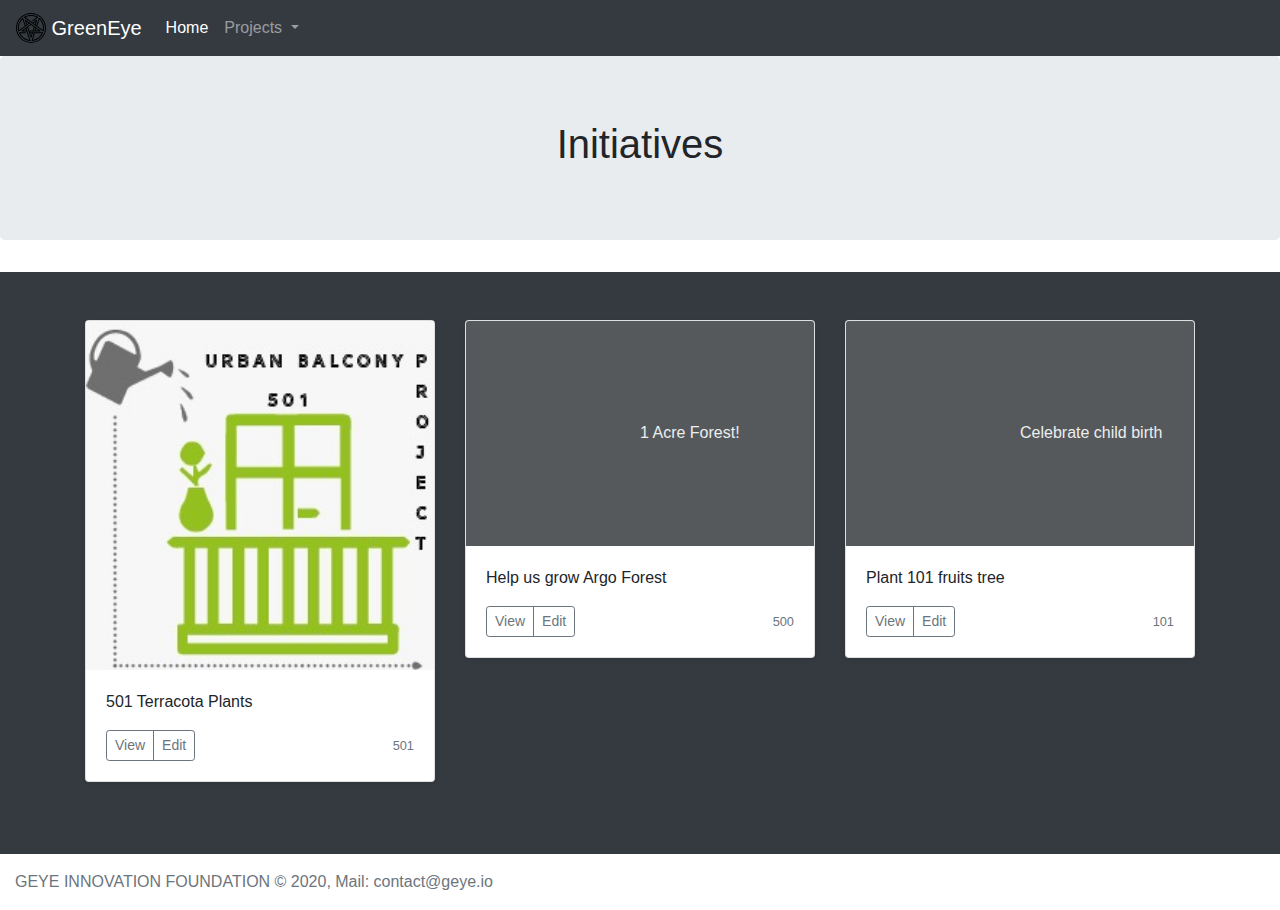
<file: index.html>
<!DOCTYPE html>
<html class="h-100">

<head>
  <meta name="viewport" content="width=device-width, initial-scale=1, shrink-to-fit=no">
  <link rel="shortcut icon" href="./assets/images/pentagram.ico" />
  <link rel="apple-touch-icon" href="./assets/images/pentagram.svg" />
  <link rel="canonical" href="https://geye.io/">
  <title>GreenEye</title>
  <meta name="description" content="Towards a sustainable future">
  <link rel="stylesheet" href="https://stackpath.bootstrapcdn.com/bootstrap/4.3.1/css/bootstrap.min.css"
    integrity="sha384-ggOyR0iXCbMQv3Xipma34MD+dH/1fQ784/j6cY/iJTQUOhcWr7x9JvoRxT2MZw1T" crossorigin="anonymous">
  <script src="https://code.jquery.com/jquery-3.3.1.slim.min.js"
    integrity="sha384-q8i/X+965DzO0rT7abK41JStQIAqVgRVzpbzo5smXKp4YfRvH+8abtTE1Pi6jizo"
    crossorigin="anonymous"></script>
  <script src="https://cdnjs.cloudflare.com/ajax/libs/popper.js/1.14.7/umd/popper.min.js"
    integrity="sha384-UO2eT0CpHqdSJQ6hJty5KVphtPhzWj9WO1clHTMGa3JDZwrnQq4sF86dIHNDz0W1"
    crossorigin="anonymous"></script>
  <script src="https://stackpath.bootstrapcdn.com/bootstrap/4.3.1/js/bootstrap.min.js"
    integrity="sha384-JjSmVgyd0p3pXB1rRibZUAYoIIy6OrQ6VrjIEaFf/nJGzIxFDsf4x0xIM+B07jRM"
    crossorigin="anonymous"></script>
</head>

<body class="d-flex flex-column h-100">
  <nav class="navbar navbar-expand-lg navbar-dark bg-dark">
    <a class="navbar-brand" href="#">
      <img src="./assets/images/pentagram.svg" width="30" height="30" class="d-inline-block align-top" alt="">
      GreenEye
    </a>
    <button class="navbar-toggler" type="button" data-toggle="collapse" data-target="#navbarSupportedContent"
      aria-controls="navbarSupportedContent" aria-expanded="false" aria-label="Toggle navigation">
      <span class="navbar-toggler-icon"></span>
    </button>

    <div class="collapse navbar-collapse" id="navbarSupportedContent">
      <ul class="navbar-nav mr-auto">
        <li class="nav-item active">
          <a class="nav-link" href="#">Home <span class="sr-only">(current)</span></a>
        </li>
        <!-- <li class="nav-item">
          <a class="nav-link" href="#">Gallery</a>
        </li> -->
        <li class="nav-item dropdown">
          <a class="nav-link dropdown-toggle" href="#" id="navbarDropdown" role="button" data-toggle="dropdown"
            aria-haspopup="true" aria-expanded="false">
            Projects
          </a>
          <div class="dropdown-menu" aria-labelledby="navbarDropdown">
            <a class="dropdown-item" href="#">Green Act</a>
            <a class="dropdown-item" href="#">My Forest</a>
            <div class="dropdown-divider"></div>
            <a class="dropdown-item" href="#">Submit U'r Idea</a>
          </div>
        </li>
      </ul>
      <!-- <form class="form-inline my-2 my-lg-0">
        <input class="form-control mr-sm-2" type="search" placeholder="Search" aria-label="Search">
        <button class="btn btn-outline-success my-2 my-sm-0" type="submit">Search</button>
      </form> -->
    </div>
  </nav>
  <!-- <h1>Welcome to GEYE INNOVATION FOUNDATION</h1> -->
  <section class="jumbotron text-center">
    <div class="container">
      <h1>Initiatives</h1>
      <!-- <p class="lead text-muted">Something short and leading about the collection below—its contents, the creator, etc. Make it short and sweet, but not too short so folks don’t simply skip over it entirely.</p>
        <p>
          <a href="#" class="btn btn-primary my-2">Main call to action</a>
          <a href="#" class="btn btn-secondary my-2">Secondary action</a>
        </p> -->
    </div>
  </section>
  <div class="album py-5 bg-dark">
    <div class="container">

      <div class="row">
        <div class="col-md-4">
          <div class="card mb-4 shadow-sm">
            <!-- <svg class="bd-placeholder-img card-img-top" width="100%" height="225" xmlns="http://www.w3.org/2000/svg"
              preserveAspectRatio="xMidYMid slice" focusable="false" role="img" aria-label="Placeholder: Thumbnail">
              <title>Placeholder</title>
              <rect width="100%" height="100%" fill="#55595c"></rect><text x="50%" y="50%" fill="#eceeef"
                dy=".3em">Urban Balcony Project</text>
            </svg> -->
            <img src="./assets/images/urban-balcony-project.jpeg" />
            <div class="card-body">
              <p class="card-text">501 Terracota Plants</p>
              <div class="d-flex justify-content-between align-items-center">
                <div class="btn-group">
                  <button type="button" class="btn btn-sm btn-outline-secondary">View</button>
                  <button type="button" class="btn btn-sm btn-outline-secondary">Edit</button>
                </div>
                <small class="text-muted">501</small>
              </div>
            </div>
          </div>
        </div>
        <div class="col-md-4">
          <div class="card mb-4 shadow-sm">
            <svg class="bd-placeholder-img card-img-top" width="100%" height="225" xmlns="http://www.w3.org/2000/svg"
              preserveAspectRatio="xMidYMid slice" focusable="false" role="img" aria-label="Placeholder: Thumbnail">
              <title>Placeholder</title>
              <rect width="100%" height="100%" fill="#55595c"></rect><text x="50%" y="50%" fill="#eceeef" dy=".3em">1
                Acre Forest!</text>
            </svg>
            <div class="card-body">
              <p class="card-text">Help us grow Argo Forest</p>
              <div class="d-flex justify-content-between align-items-center">
                <div class="btn-group">
                  <button type="button" class="btn btn-sm btn-outline-secondary">View</button>
                  <button type="button" class="btn btn-sm btn-outline-secondary">Edit</button>
                </div>
                <small class="text-muted">500</small>
              </div>
            </div>
          </div>
        </div>
        <div class="col-md-4">
          <div class="card mb-4 shadow-sm">
            <svg class="bd-placeholder-img card-img-top" width="100%" height="225" xmlns="http://www.w3.org/2000/svg"
              preserveAspectRatio="xMidYMid slice" focusable="false" role="img" aria-label="Placeholder: Thumbnail">
              <title>Placeholder</title>
              <rect width="100%" height="100%" fill="#55595c"></rect><text x="50%" y="50%" fill="#eceeef"
                dy=".3em">Celebrate child birth</text>
            </svg>
            <div class="card-body">
              <p class="card-text">Plant 101 fruits tree</p>
              <div class="d-flex justify-content-between align-items-center">
                <div class="btn-group">
                  <button type="button" class="btn btn-sm btn-outline-secondary">View</button>
                  <button type="button" class="btn btn-sm btn-outline-secondary">Edit</button>
                </div>
                <small class="text-muted">101</small>
              </div>
            </div>
          </div>
        </div>
      </div>
    </div>
  </div>


  <footer class="footer mt-auto py-3">
    <div class="container-fluid">
      <span class="text-muted">GEYE INNOVATION FOUNDATION &copy; 2020, Mail: contact@geye.io</span>
    </div>
  </footer>
</body>

</html>
</file>
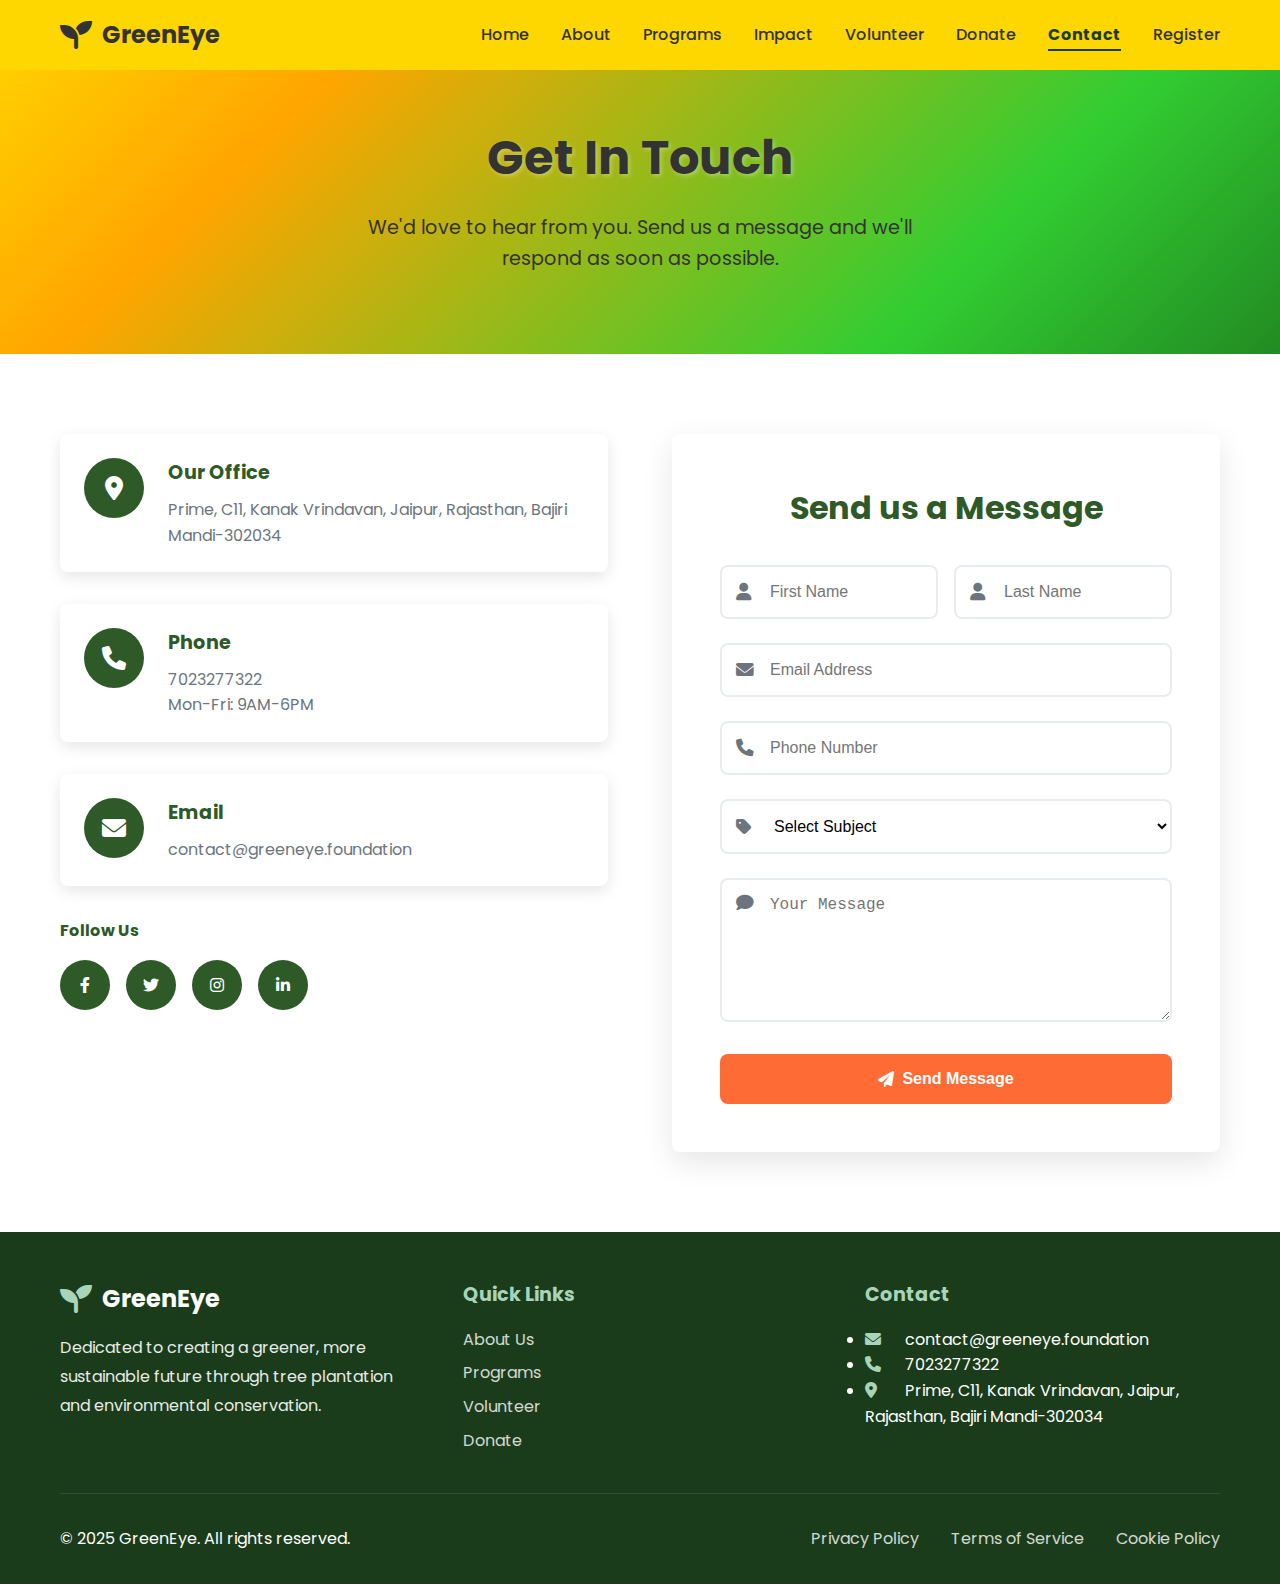
<file: contact.html>
<!DOCTYPE html>
<html lang="en">
<head>
    <meta charset="UTF-8">
    <meta name="viewport" content="width=device-width, initial-scale=1.0">
    <title>Contact - GreenEye</title>
    <link rel="stylesheet" href="styles.css?v=5">
    <link href="https://cdnjs.cloudflare.com/ajax/libs/font-awesome/6.0.0/css/all.min.css" rel="stylesheet">
    <link href="https://fonts.googleapis.com/css2?family=Poppins:wght@300;400;600;700;800&display=swap" rel="stylesheet">
</head>
<body>
    <!-- Navigation -->
    <nav class="navbar" id="navbar">
        <div class="nav-container">
            <div class="nav-logo">
                <i class="fas fa-seedling"></i>
                <span>GreenEye</span>
            </div>
            <ul class="nav-menu" id="nav-menu">
                <li><a href="index.html" class="nav-link">Home</a></li>
                <li><a href="about.html" class="nav-link">About</a></li>
                <li><a href="programs.html" class="nav-link">Programs</a></li>
                <li><a href="impact.html" class="nav-link">Impact</a></li>
                <li><a href="volunteer.html" class="nav-link">Volunteer</a></li>
                <li><a href="donate.html" class="nav-link">Donate</a></li>
                <li><a href="contact.html" class="nav-link active">Contact</a></li>
                <li><a href="register.html" class="nav-link">Register</a></li>
            </ul>
            <div class="hamburger" id="hamburger">
                <span class="bar"></span>
                <span class="bar"></span>
                <span class="bar"></span>
            </div>
        </div>
    </nav>

    <!-- Page Header -->
    <section class="page-header">
        <div class="container">
            <h1>Get In Touch</h1>
            <p>We'd love to hear from you. Send us a message and we'll respond as soon as possible.</p>
        </div>
    </section>

    <!-- Contact Content -->
    <section class="contact-page">
        <div class="container">
            <div class="contact-content">
                <div class="contact-info">
                    <div class="contact-item">
                        <div class="contact-icon">
                            <i class="fas fa-map-marker-alt"></i>
                        </div>
                        <div class="contact-details">
                            <h4>Our Office</h4>
                            <p> Prime, C11, Kanak Vrindavan, Jaipur, Rajasthan, Bajiri Mandi-302034</p>
                        </div>
                    </div>
                    
                    <div class="contact-item">
                        <div class="contact-icon">
                            <i class="fas fa-phone"></i>
                        </div>
                        <div class="contact-details">
                            <h4>Phone</h4>
                            <p>7023277322<br>Mon-Fri: 9AM-6PM</p>
                        </div>
                    </div>
                    
                    <div class="contact-item">
                        <div class="contact-icon">
                            <i class="fas fa-envelope"></i>
                        </div>
                        <div class="contact-details">
                            <h4>Email</h4>
                            <p>contact@greeneye.foundation</p>
                        </div>
                    </div>
                    
                    <div class="social-links">
                        <h4>Follow Us</h4>
                        <div class="social-icons">
                            <a href="#" class="social-icon">
                                <i class="fab fa-facebook-f"></i>
                            </a>
                            <a href="#" class="social-icon">
                                <i class="fab fa-twitter"></i>
                            </a>
                            <a href="#" class="social-icon">
                                <i class="fab fa-instagram"></i>
                            </a>
                            <a href="#" class="social-icon">
                                <i class="fab fa-linkedin-in"></i>
                            </a>
                        </div>
                    </div>
                </div>
                
                <div class="contact-form-container">
                    <h3>Send us a Message</h3>
                    <form class="contact-form" id="contactForm">
                        <div class="form-row">
                            <div class="form-group">
                                <input type="text" id="firstName" name="firstName" placeholder="First Name" required>
                                <i class="fas fa-user"></i>
                            </div>
                            <div class="form-group">
                                <input type="text" id="lastName" name="lastName" placeholder="Last Name" required>
                                <i class="fas fa-user"></i>
                            </div>
                        </div>
                        
                        <div class="form-group">
                            <input type="email" id="contactEmail" name="email" placeholder="Email Address" required>
                            <i class="fas fa-envelope"></i>
                        </div>
                        
                        <div class="form-group">
                            <input type="tel" id="contactPhone" name="phone" placeholder="Phone Number">
                            <i class="fas fa-phone"></i>
                        </div>
                        
                        <div class="form-group">
                            <select id="subject" name="subject" required>
                                <option value="">Select Subject</option>
                                <option value="volunteer">Volunteer Opportunities</option>
                                <option value="donation">Donation Inquiry</option>
                                <option value="partnership">Partnership</option>
                                <option value="general">General Question</option>
                                <option value="feedback">Feedback</option>
                            </select>
                            <i class="fas fa-tag"></i>
                        </div>
                        
                        <div class="form-group">
                            <textarea id="message" name="message" placeholder="Your Message" rows="6" required></textarea>
                            <i class="fas fa-comment"></i>
                        </div>
                        
                        <button type="submit" class="btn btn-primary btn-full">
                            <i class="fas fa-paper-plane"></i>
                            Send Message
                        </button>
                    </form>
                </div>
            </div>
        </div>
    </section>

    <!-- Footer -->
    <footer class="footer">
        <div class="container">
            <div class="footer-content">
                <div class="footer-section">
                    <div class="footer-logo">
                        <i class="fas fa-seedling"></i>
                        <span>GreenEye</span>
                    </div>
                    <p>Dedicated to creating a greener, more sustainable future through tree plantation and environmental conservation.</p>
                </div>
                <div class="footer-section">
                    <h4>Quick Links</h4>
                    <ul class="footer-links">
                        <li><a href="about.html">About Us</a></li>
                        <li><a href="programs.html">Programs</a></li>
                        <li><a href="volunteer.html">Volunteer</a></li>
                        <li><a href="donate.html">Donate</a></li>
                    </ul>
                </div>
                <div class="footer-section">
                    <h4>Contact</h4>
                    <ul class="footer-contact">
                        <li><i class="fas fa-envelope"></i> contact@greeneye.foundation</li>
                        <li><i class="fas fa-phone"></i> 7023277322</li>
                        <li><i class="fas fa-map-marker-alt"></i> Prime, C11, Kanak Vrindavan, Jaipur, Rajasthan, Bajiri Mandi-302034</li>
                    </ul>
                </div>
            </div>
            
            <div class="footer-bottom">
                <div class="footer-bottom-content">
                    <p>&copy; 2025 GreenEye. All rights reserved.</p>
                    <div class="footer-bottom-links">
                        <a href="#">Privacy Policy</a>
                        <a href="#">Terms of Service</a>
                        <a href="#">Cookie Policy</a>
                    </div>
                </div>
            </div>
        </div>
    </footer>

    <script src="page-script.js"></script>
</body>
</html>
</file>
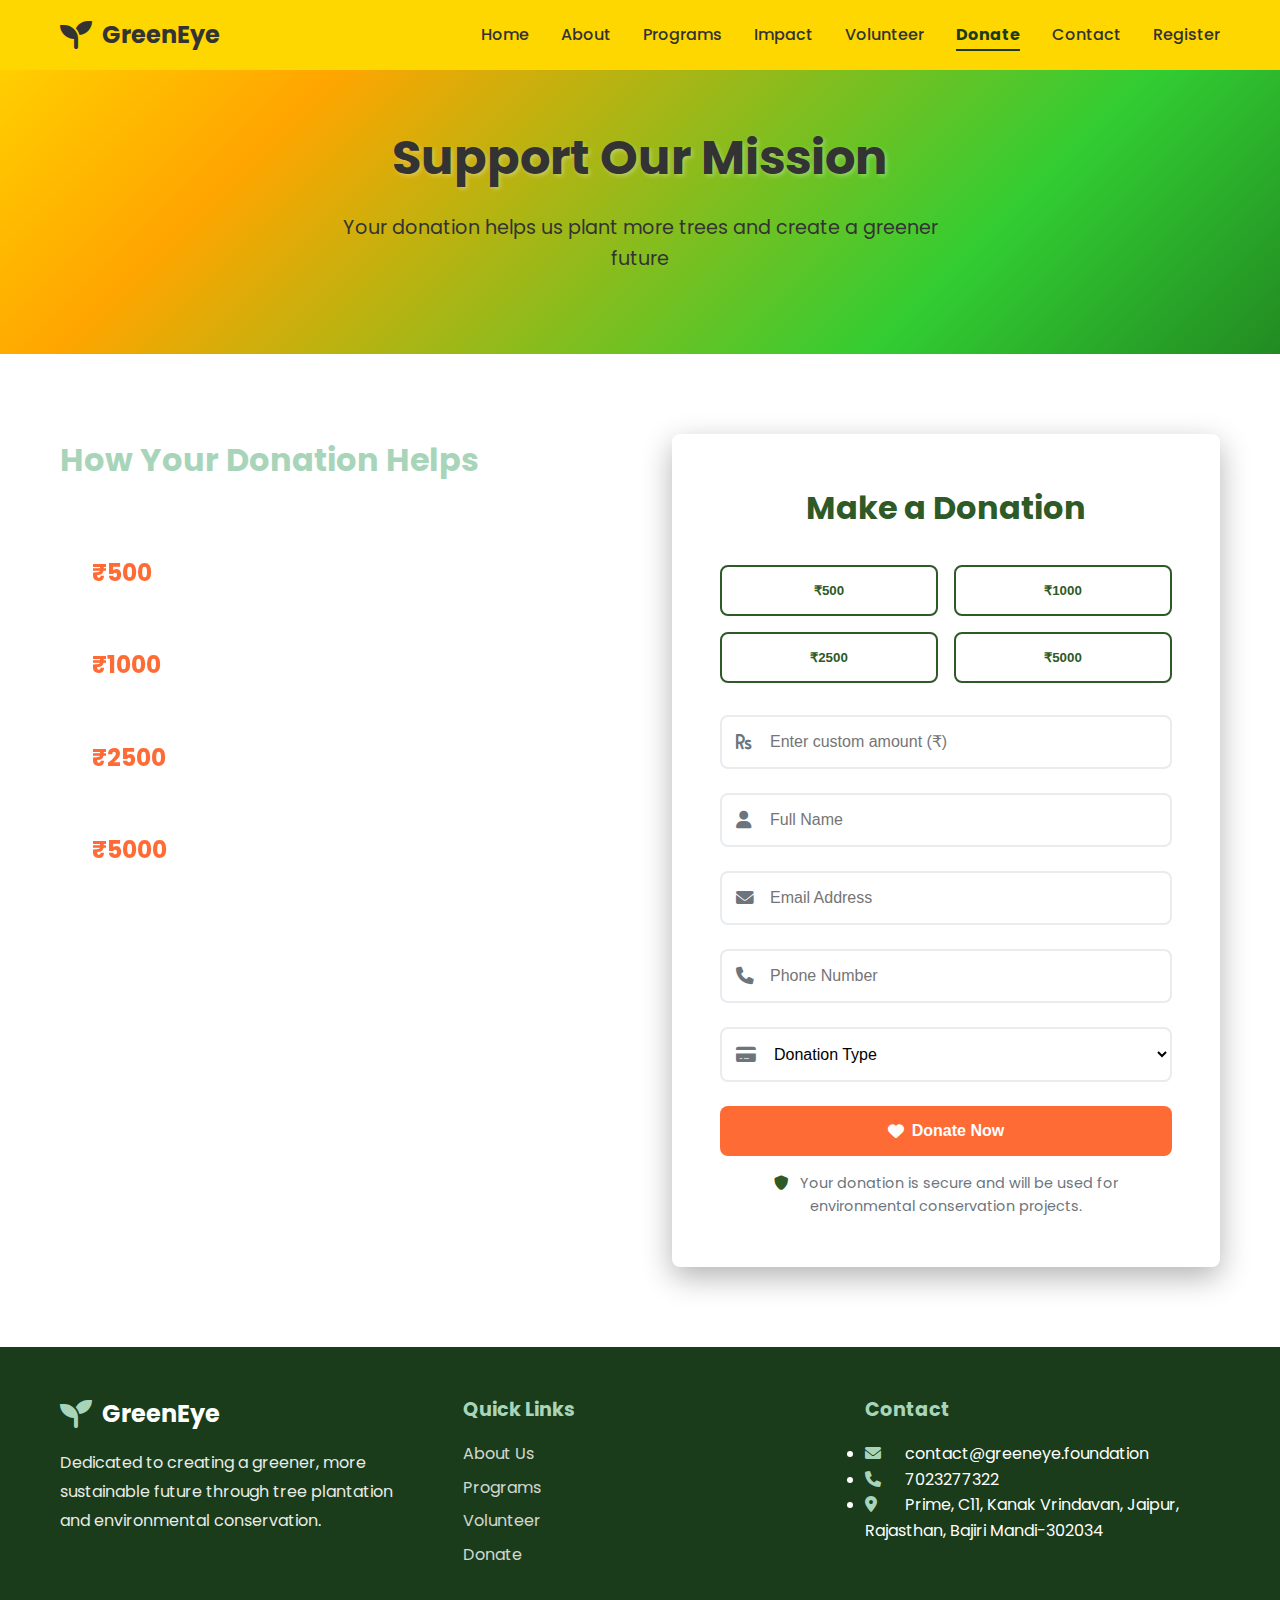
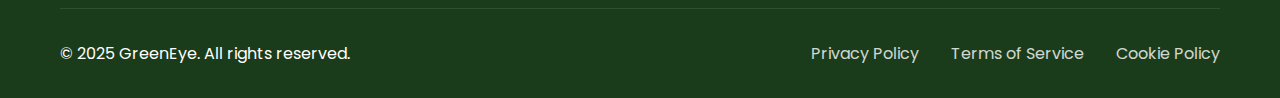
<file: donate.html>
<!DOCTYPE html>
<html lang="en">
<head>
    <meta charset="UTF-8">
    <meta name="viewport" content="width=device-width, initial-scale=1.0">
    <title>Donate - GreenEye</title>
    <link rel="stylesheet" href="styles.css?v=5">
    <link href="https://cdnjs.cloudflare.com/ajax/libs/font-awesome/6.0.0/css/all.min.css" rel="stylesheet">
    <link href="https://fonts.googleapis.com/css2?family=Poppins:wght@300;400;600;700;800&display=swap" rel="stylesheet">
</head>
<body>
    <!-- Navigation -->
    <nav class="navbar" id="navbar">
        <div class="nav-container">
            <div class="nav-logo">
                <i class="fas fa-seedling"></i>
                <span>GreenEye</span>
            </div>
            <ul class="nav-menu" id="nav-menu">
                <li><a href="index.html" class="nav-link">Home</a></li>
                <li><a href="about.html" class="nav-link">About</a></li>
                <li><a href="programs.html" class="nav-link">Programs</a></li>
                <li><a href="impact.html" class="nav-link">Impact</a></li>
                <li><a href="volunteer.html" class="nav-link">Volunteer</a></li>
                <li><a href="donate.html" class="nav-link active">Donate</a></li>
                <li><a href="contact.html" class="nav-link">Contact</a></li>
                <li><a href="register.html" class="nav-link">Register</a></li>
            </ul>
            <div class="hamburger" id="hamburger">
                <span class="bar"></span>
                <span class="bar"></span>
                <span class="bar"></span>
            </div>
        </div>
    </nav>

    <!-- Page Header -->
    <section class="page-header">
        <div class="container">
            <h1>Support Our Mission</h1>
            <p>Your donation helps us plant more trees and create a greener future</p>
        </div>
    </section>

    <!-- Donate Content -->
    <section class="donate-page">
        <div class="container">
            <div class="donation-content">
                <div class="donation-info">
                    <h3>How Your Donation Helps</h3>
                    <div class="donation-breakdown">
                        <div class="breakdown-item">
                            <div class="amount">₹500</div>
                            <div class="description">Plants 10 saplings with maintenance for first year</div>
                        </div>
                        <div class="breakdown-item">
                            <div class="amount">₹1000</div>
                            <div class="description">Sponsors a community plantation drive</div>
                        </div>
                        <div class="breakdown-item">
                            <div class="amount">₹2500</div>
                            <div class="description">Funds environmental education program for 50 students</div>
                        </div>
                        <div class="breakdown-item">
                            <div class="amount">₹5000</div>
                            <div class="description">Supports one acre of reforestation project</div>
                        </div>
                    </div>
                </div>
                
                <div class="donation-form-container">
                    <h3>Make a Donation</h3>
                    <form class="donation-form" id="donationForm">
                        <div class="donation-amounts">
                            <button type="button" class="amount-btn" data-amount="500">₹500</button>
                            <button type="button" class="amount-btn" data-amount="1000">₹1000</button>
                            <button type="button" class="amount-btn" data-amount="2500">₹2500</button>
                            <button type="button" class="amount-btn" data-amount="5000">₹5000</button>
                        </div>
                        
                        <div class="form-group">
                            <input type="number" id="customAmount" name="amount" placeholder="Enter custom amount (₹)" min="50" required>
                            <i class="fas fa-rupee-sign"></i>
                        </div>
                        
                        <div class="form-group">
                            <input type="text" id="donorName" name="name" placeholder="Full Name" required>
                            <i class="fas fa-user"></i>
                        </div>
                        
                        <div class="form-group">
                            <input type="email" id="donorEmail" name="email" placeholder="Email Address" required>
                            <i class="fas fa-envelope"></i>
                        </div>
                        
                        <div class="form-group">
                            <input type="tel" id="donorPhone" name="phone" placeholder="Phone Number" required>
                            <i class="fas fa-phone"></i>
                        </div>
                        
                        <div class="form-group">
                            <select id="donationType" name="donationType" required>
                                <option value="">Donation Type</option>
                                <option value="one-time">One-time Donation</option>
                                <option value="monthly">Monthly Recurring</option>
                                <option value="yearly">Yearly Recurring</option>
                            </select>
                            <i class="fas fa-credit-card"></i>
                        </div>
                        
                        <button type="submit" class="btn btn-primary btn-full">
                            <i class="fas fa-heart"></i>
                            Donate Now
                        </button>
                        
                        <div class="donation-note">
                            <i class="fas fa-shield-alt"></i>
                            Your donation is secure and will be used for environmental conservation projects.
                        </div>
                    </form>
                </div>
            </div>
        </div>
    </section>

    <!-- Footer -->
    <footer class="footer">
        <div class="container">
            <div class="footer-content">
                <div class="footer-section">
                    <div class="footer-logo">
                        <i class="fas fa-seedling"></i>
                        <span>GreenEye</span>
                    </div>
                    <p>Dedicated to creating a greener, more sustainable future through tree plantation and environmental conservation.</p>
                </div>
                <div class="footer-section">
                    <h4>Quick Links</h4>
                    <ul class="footer-links">
                        <li><a href="about.html">About Us</a></li>
                        <li><a href="programs.html">Programs</a></li>
                        <li><a href="volunteer.html">Volunteer</a></li>
                        <li><a href="donate.html">Donate</a></li>
                    </ul>
                </div>
                <div class="footer-section">
                    <h4>Contact</h4>
                    <ul class="footer-contact">
                        <li><i class="fas fa-envelope"></i> contact@greeneye.foundation</li>
                        <li><i class="fas fa-phone"></i> 7023277322</li>
                        <li><i class="fas fa-map-marker-alt"></i>  Prime, C11, Kanak Vrindavan, Jaipur, Rajasthan, Bajiri Mandi-302034</li>
                    </ul>
                </div>
            </div>
            
            <div class="footer-bottom">
                <div class="footer-bottom-content">
                    <p>&copy; 2025 GreenEye. All rights reserved.</p>
                    <div class="footer-bottom-links">
                        <a href="#">Privacy Policy</a>
                        <a href="#">Terms of Service</a>
                        <a href="#">Cookie Policy</a>
                    </div>
                </div>
            </div>
        </div>
    </footer>

    <script src="page-script.js"></script>
</body>
</html>
</file>
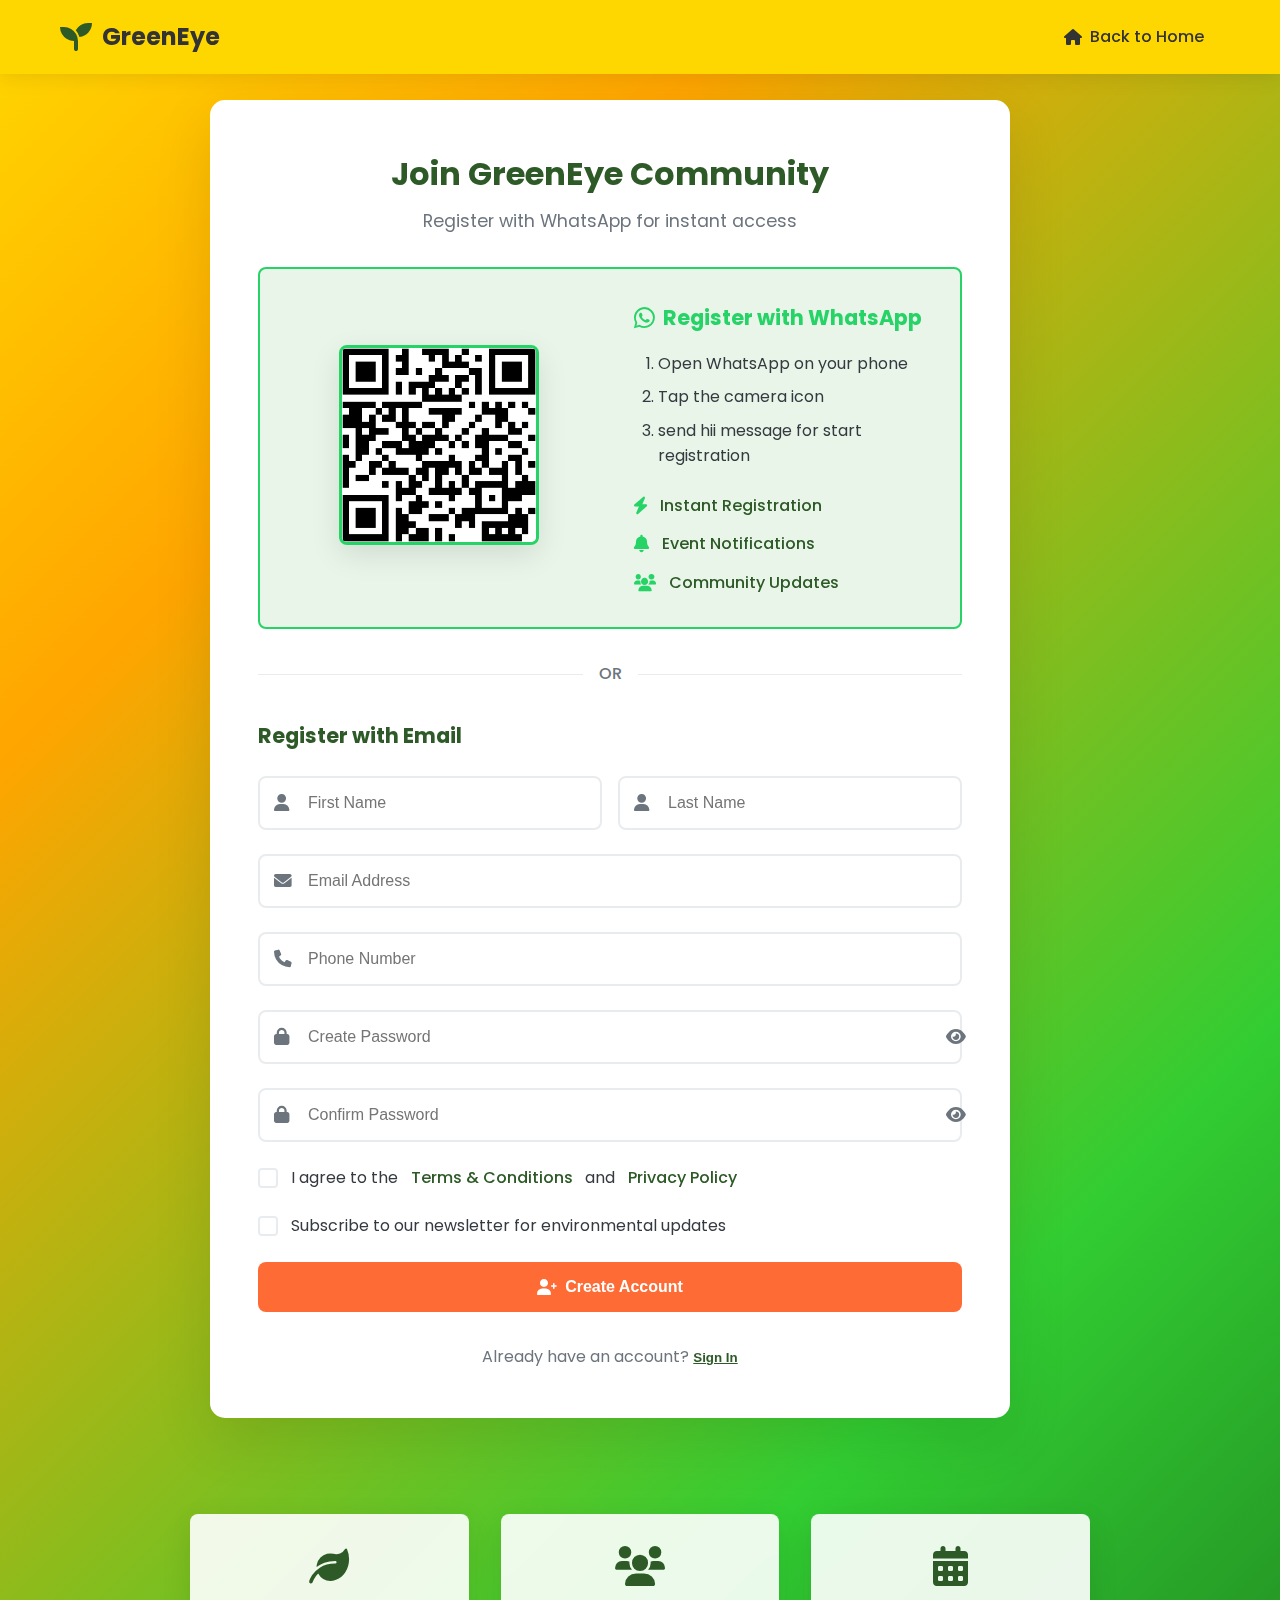
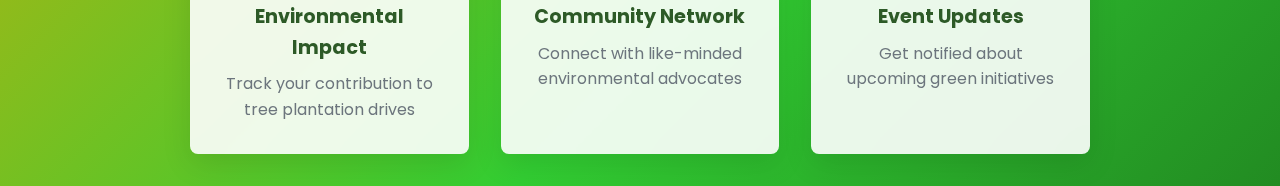
<file: register.html>
<!DOCTYPE html>
<html lang="en">
<head>
    <meta charset="UTF-8">
    <meta name="viewport" content="width=device-width, initial-scale=1.0">
    <title>Register & Login - GreenEye</title>
    <link rel="stylesheet" href="auth-styles.css">
    <link href="https://cdnjs.cloudflare.com/ajax/libs/font-awesome/6.0.0/css/all.min.css" rel="stylesheet">
    <link href="https://fonts.googleapis.com/css2?family=Poppins:wght@300;400;600;700;800&display=swap" rel="stylesheet">
</head>
<body>
    <!-- Navigation -->
    <nav class="navbar">
        <div class="nav-container">
            <div class="nav-logo">
                <i class="fas fa-seedling"></i>
                <span>GreenEye</span>
            </div>
            <div class="nav-actions">
                <a href="index.html" class="nav-link">
                    <i class="fas fa-home"></i>
                    Back to Home
                </a>
            </div>
        </div>
    </nav>

    <!-- Main Content -->
    <div class="auth-container">
        <div class="auth-wrapper">
            <!-- Registration Section -->
            <div class="auth-section" id="registerSection">
                <div class="auth-card">
                    <div class="auth-header">
                        <h2>Join GreenEye Community</h2>
                        <p>Register with WhatsApp for instant access</p>
                    </div>

                    <!-- WhatsApp Registration -->
                    <div class="whatsapp-section">
                        <div class="qr-container">
                            <div class="qr-code">
                                <img src="attached_assets/whatsappQR.png" 
                                     alt="WhatsApp QR Code" 
                                     class="qr-image"
                                     onerror="this.style.display='none'; document.querySelector('.qr-fallback').style.display='block';">
                                <div class="qr-fallback" style="display:none;">
                                    <i class="fab fa-whatsapp"></i>
                                    <p>QR Code</p>
                                </div>
                            </div>
                            <div class="qr-instructions">
                                <h3><i class="fab fa-whatsapp"></i> Register with WhatsApp</h3>
                                <ol>
                                    <li>Open WhatsApp on your phone</li>
                                    <li>Tap the camera icon</li>
                                    <li>send hii message for start registration</li>
                                </ol>
                                <div class="whatsapp-benefits">
                                    <div class="benefit">
                                        <i class="fas fa-bolt"></i>
                                        <span>Instant Registration</span>
                                    </div>
                                    <div class="benefit">
                                        <i class="fas fa-bell"></i>
                                        <span>Event Notifications</span>
                                    </div>
                                    <div class="benefit">
                                        <i class="fas fa-users"></i>
                                        <span>Community Updates</span>
                                    </div>
                                </div>
                            </div>
                        </div>
                    </div>

                    <!-- Alternative Registration -->
                    <div class="divider">
                        <span>OR</span>
                    </div>

                    <form class="auth-form" id="registerForm">
                        <h3>Register with Email</h3>
                        <div class="form-row">
                            <div class="form-group">
                                <input type="text" id="firstName" name="firstName" placeholder="First Name" required>
                                <i class="fas fa-user"></i>
                            </div>
                            <div class="form-group">
                                <input type="text" id="lastName" name="lastName" placeholder="Last Name" required>
                                <i class="fas fa-user"></i>
                            </div>
                        </div>
                        <div class="form-group">
                            <input type="email" id="regEmail" name="email" placeholder="Email Address" required>
                            <i class="fas fa-envelope"></i>
                        </div>
                        <div class="form-group">
                            <input type="tel" id="regPhone" name="phone" placeholder="Phone Number" required>
                            <i class="fas fa-phone"></i>
                        </div>
                        <div class="form-group">
                            <input type="password" id="regPassword" name="password" placeholder="Create Password" required>
                            <i class="fas fa-lock"></i>
                            <button type="button" class="password-toggle" onclick="togglePassword('regPassword')">
                                <i class="fas fa-eye"></i>
                            </button>
                        </div>
                        <div class="form-group">
                            <input type="password" id="confirmPassword" name="confirmPassword" placeholder="Confirm Password" required>
                            <i class="fas fa-lock"></i>
                            <button type="button" class="password-toggle" onclick="togglePassword('confirmPassword')">
                                <i class="fas fa-eye"></i>
                            </button>
                        </div>
                        <div class="checkbox-group">
                            <label class="checkbox-label">
                                <input type="checkbox" id="agreeTerms" required>
                                <span class="checkmark"></span>
                                I agree to the <a href="#" class="link">Terms & Conditions</a> and <a href="#" class="link">Privacy Policy</a>
                            </label>
                        </div>
                        <div class="checkbox-group">
                            <label class="checkbox-label">
                                <input type="checkbox" id="newsletter">
                                <span class="checkmark"></span>
                                Subscribe to our newsletter for environmental updates
                            </label>
                        </div>
                        <button type="submit" class="btn btn-primary btn-full">
                            <i class="fas fa-user-plus"></i>
                            Create Account
                        </button>
                    </form>

                    <div class="auth-switch">
                        <p>Already have an account? <button class="link-btn" onclick="showLogin()">Sign In</button></p>
                    </div>
                </div>
            </div>

            <!-- Login Section -->
            <div class="auth-section" id="loginSection" style="display: none;">
                <div class="auth-card">
                    <div class="auth-header">
                        <h2>Welcome Back</h2>
                        <p>Sign in to your GreenEye account</p>
                    </div>

                    <form class="auth-form" id="loginForm">
                        <div class="form-group">
                            <input type="email" id="loginEmail" name="email" placeholder="Email Address" required>
                            <i class="fas fa-envelope"></i>
                        </div>
                        <div class="form-group">
                            <input type="password" id="loginPassword" name="password" placeholder="Password" required>
                            <i class="fas fa-lock"></i>
                            <button type="button" class="password-toggle" onclick="togglePassword('loginPassword')">
                                <i class="fas fa-eye"></i>
                            </button>
                        </div>
                        <div class="form-options">
                            <label class="checkbox-label">
                                <input type="checkbox" id="rememberMe">
                                <span class="checkmark"></span>
                                Remember me
                            </label>
                            <a href="#" class="link">Forgot Password?</a>
                        </div>
                        <button type="submit" class="btn btn-primary btn-full">
                            <i class="fas fa-sign-in-alt"></i>
                            Sign In
                        </button>
                    </form>

                    <!-- Social Login Options -->
                    <div class="divider">
                        <span>OR</span>
                    </div>

                    <div class="social-login">
                        <button class="social-btn whatsapp-btn" onclick="registerWithWhatsApp()">
                            <i class="fab fa-whatsapp"></i>
                            Continue with WhatsApp
                        </button>
                        <button class="social-btn google-btn">
                            <i class="fab fa-google"></i>
                            Continue with Google
                        </button>
                    </div>

                    <div class="auth-switch">
                        <p>Don't have an account? <button class="link-btn" onclick="showRegister()">Sign Up</button></p>
                    </div>
                </div>
            </div>
        </div>

        <!-- Features Section -->
        <div class="features-section">
            <div class="feature-item">
                <i class="fas fa-leaf"></i>
                <h4>Environmental Impact</h4>
                <p>Track your contribution to tree plantation drives</p>
            </div>
            <div class="feature-item">
                <i class="fas fa-users"></i>
                <h4>Community Network</h4>
                <p>Connect with like-minded environmental advocates</p>
            </div>
            <div class="feature-item">
                <i class="fas fa-calendar-alt"></i>
                <h4>Event Updates</h4>
                <p>Get notified about upcoming green initiatives</p>
            </div>
        </div>
    </div>

    <!-- Success/Error Messages -->
    <div id="notification" class="notification" style="display: none;"></div>

    <script src="auth-script.js"></script>
</body>
</html>
</file>
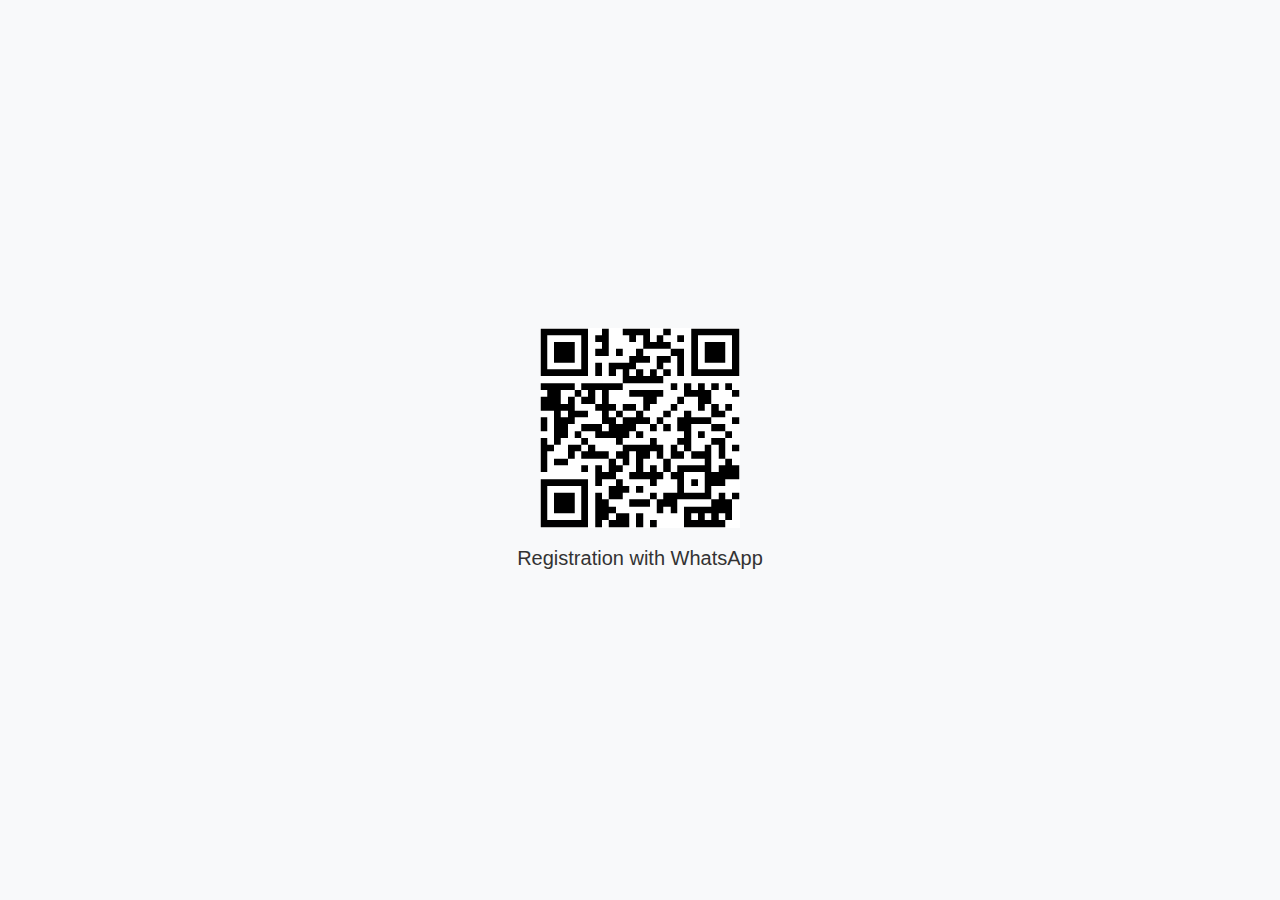
<file: registration.html>
<!DOCTYPE html>
<html class="h-100">
<head>
  <meta name="viewport" content="width=device-width, initial-scale=1, shrink-to-fit=no">
  <title>Register with WhatsApp</title>
  <link rel="stylesheet" href="https://stackpath.bootstrapcdn.com/bootstrap/4.3.1/css/bootstrap.min.css">
  <style>
    .qr-container {
      display: flex;
      flex-direction: column;
      align-items: center;
      justify-content: center;
      height: 100vh;
      background-color: #f8f9fa;
    }
    .qr-caption {
      margin-top: 15px;
      font-size: 1.25rem;
      color: #333;
    }
  </style>
</head>
<body>
  <div class="qr-container">
    <img src="assets/images/whatsappQR.png" alt="QR Code" width="200" height="200">
    <div class="qr-caption">Registration with WhatsApp</div>
  </div>
</body>
</html>
</file>
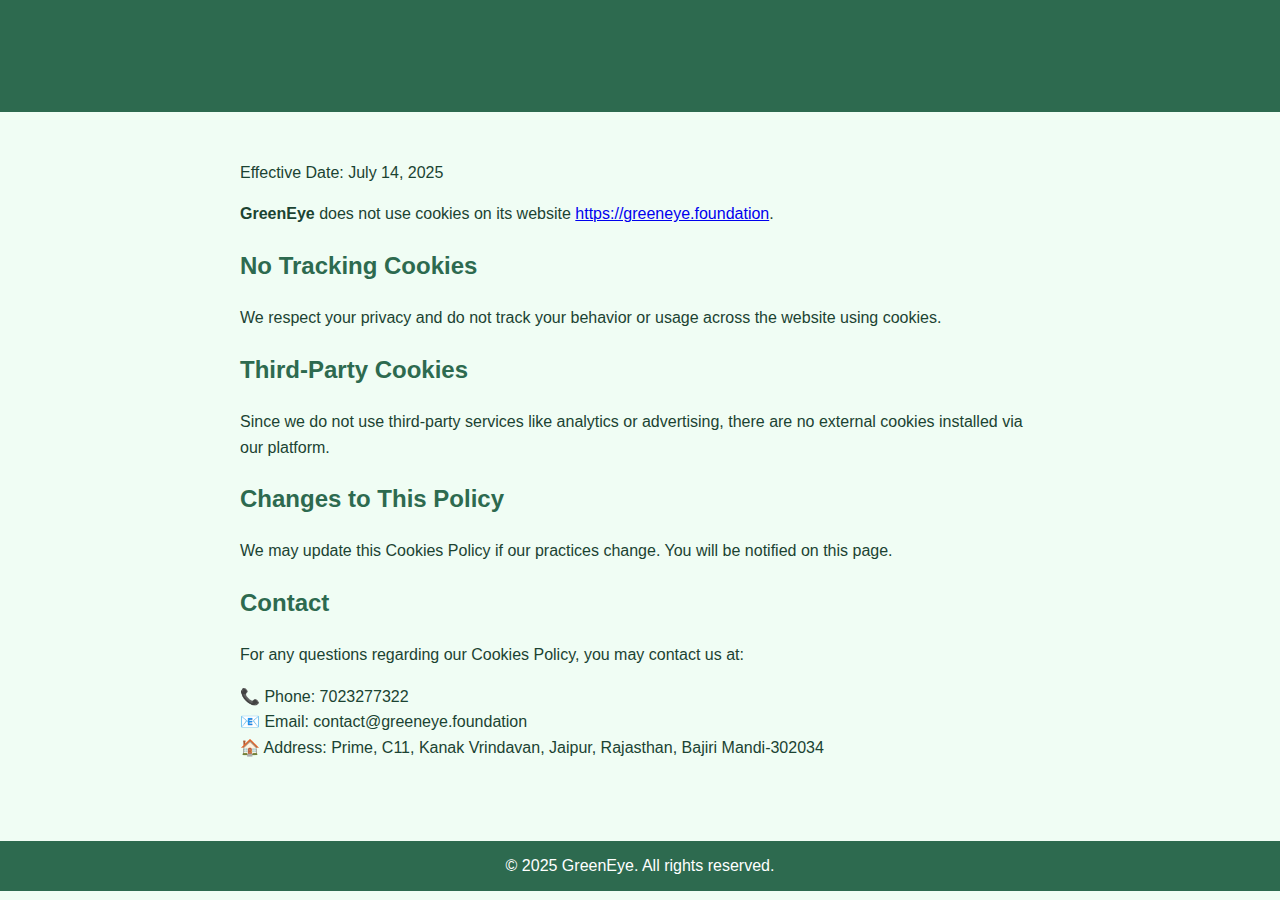
<file: legal/cookies-policy.html>
<!DOCTYPE html>
<html lang="en">
<head>
  <meta charset="UTF-8" />
  <meta name="viewport" content="width=device-width, initial-scale=1.0"/>
  <title>Cookies Policy | GreenEye</title>
  <style>
    body {
      font-family: Arial, sans-serif;
      margin: 0; padding: 0;
      background-color: #f0fdf4;
      color: #1b4332;
    }
    header {
      background-color: #2d6a4f;
      color: white;
      padding: 1rem;
      text-align: center;
    }
    main {
      max-width: 800px;
      margin: auto;
      padding: 2rem;
      line-height: 1.6;
    }
    h1, h2 {
      color: #2d6a4f;
    }
    footer {
      background: #2d6a4f;
      color: white;
      text-align: center;
      padding: 1rem;
      margin-top: 2rem;
    }
  </style>
</head>
<body>
  <header>
    <h1>Cookies Policy</h1>
  </header>
  <main>
    <p>Effective Date: July 14, 2025</p>

    <p><strong>GreenEye</strong> does not use cookies on its website <a href="https://greeneye.foundation">https://greeneye.foundation</a>.</p>

    <h2>No Tracking Cookies</h2>
    <p>We respect your privacy and do not track your behavior or usage across the website using cookies.</p>

    <h2>Third-Party Cookies</h2>
    <p>Since we do not use third-party services like analytics or advertising, there are no external cookies installed via our platform.</p>

    <h2>Changes to This Policy</h2>
    <p>We may update this Cookies Policy if our practices change. You will be notified on this page.</p>

    <h2>Contact</h2>
    <p>For any questions regarding our Cookies Policy, you may contact us at:</p>
    <p>
      📞 Phone: 7023277322<br/>
      📧 Email: contact@greeneye.foundation<br/>
      🏠 Address: Prime, C11, Kanak Vrindavan, Jaipur, Rajasthan, Bajiri Mandi-302034
    </p>
  </main>
  <footer>
    &copy; 2025 GreenEye. All rights reserved.
  </footer>
</body>
</html>
</file>
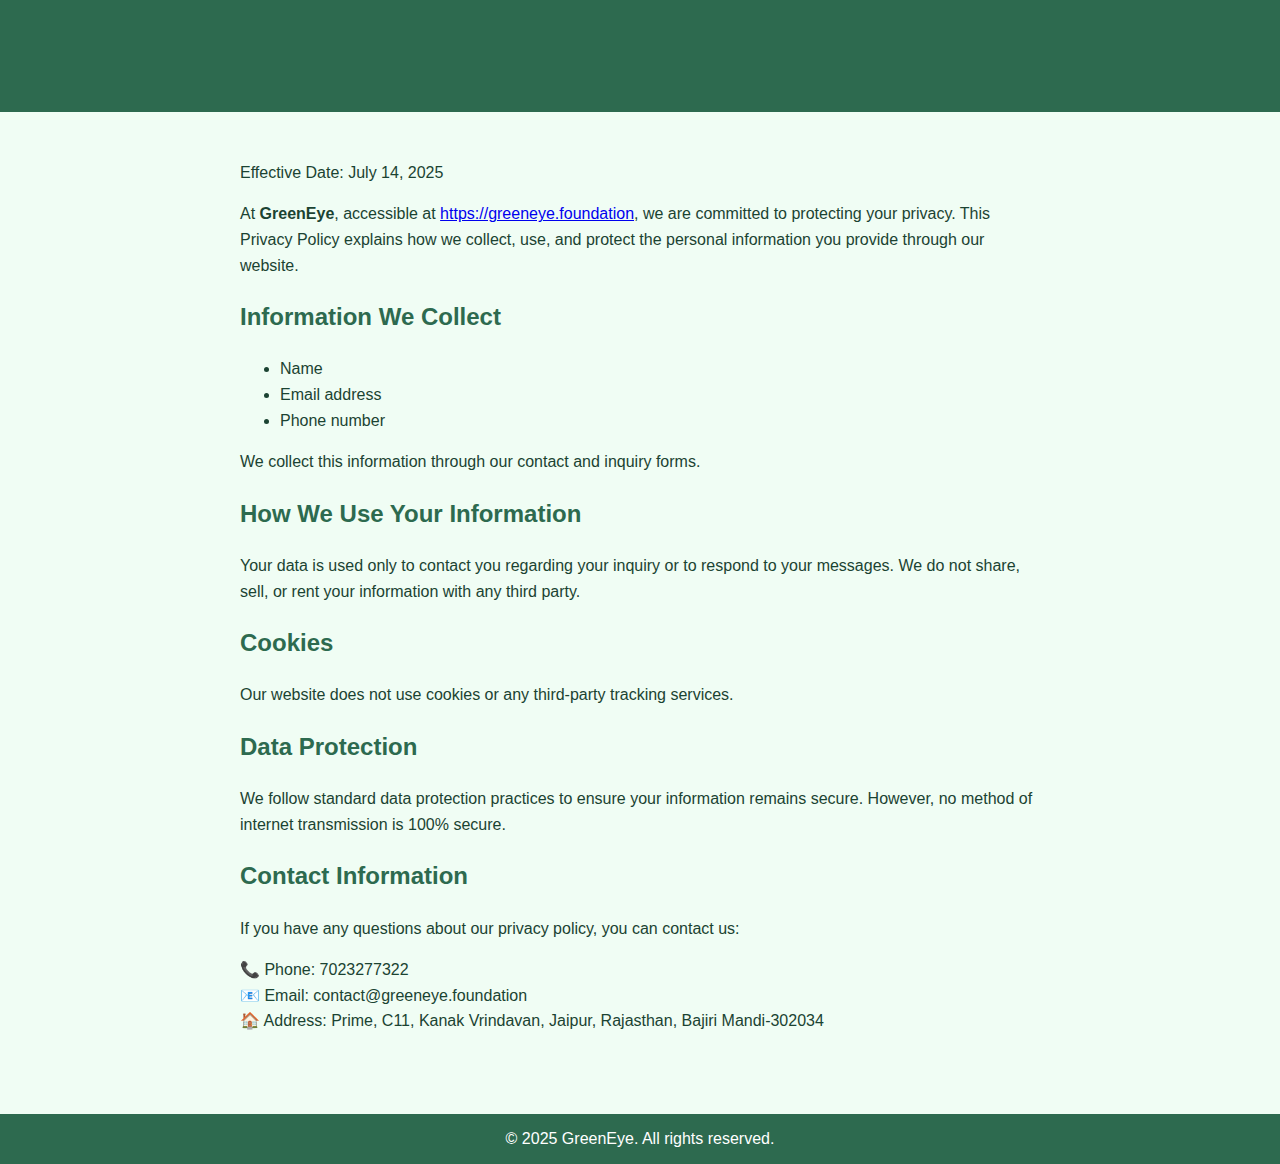
<file: legal/privacy-policy.html>
<!DOCTYPE html>
<html lang="en">
<head>
  <meta charset="UTF-8" />
  <meta name="viewport" content="width=device-width, initial-scale=1.0"/>
  <title>Privacy Policy | GreenEye</title>
  <style>
    body {
      font-family: Arial, sans-serif;
      margin: 0; padding: 0;
      background-color: #f0fdf4;
      color: #1b4332;
    }
    header {
      background-color: #2d6a4f;
      color: white;
      padding: 1rem;
      text-align: center;
    }
    main {
      max-width: 800px;
      margin: auto;
      padding: 2rem;
      line-height: 1.6;
    }
    h1, h2 {
      color: #2d6a4f;
    }
    footer {
      background: #2d6a4f;
      color: white;
      text-align: center;
      padding: 1rem;
      margin-top: 2rem;
    }
  </style>
</head>
<body>
  <header>
    <h1>Privacy Policy</h1>
  </header>
  <main>
    <p>Effective Date: July 14, 2025</p>

    <p>At <strong>GreenEye</strong>, accessible at <a href="https://greeneye.foundation">https://greeneye.foundation</a>, we are committed to protecting your privacy. This Privacy Policy explains how we collect, use, and protect the personal information you provide through our website.</p>

    <h2>Information We Collect</h2>
    <ul>
      <li>Name</li>
      <li>Email address</li>
      <li>Phone number</li>
    </ul>
    <p>We collect this information through our contact and inquiry forms.</p>

    <h2>How We Use Your Information</h2>
    <p>Your data is used only to contact you regarding your inquiry or to respond to your messages. We do not share, sell, or rent your information with any third party.</p>

    <h2>Cookies</h2>
    <p>Our website does not use cookies or any third-party tracking services.</p>

    <h2>Data Protection</h2>
    <p>We follow standard data protection practices to ensure your information remains secure. However, no method of internet transmission is 100% secure.</p>

    <h2>Contact Information</h2>
    <p>If you have any questions about our privacy policy, you can contact us:</p>
    <p>
      📞 Phone: 7023277322<br/>
      📧 Email: contact@greeneye.foundation<br/>
      🏠 Address: Prime, C11, Kanak Vrindavan, Jaipur, Rajasthan, Bajiri Mandi-302034
    </p>
  </main>
  <footer>
    &copy; 2025 GreenEye. All rights reserved.
  </footer>
</body>
</html>
</file>
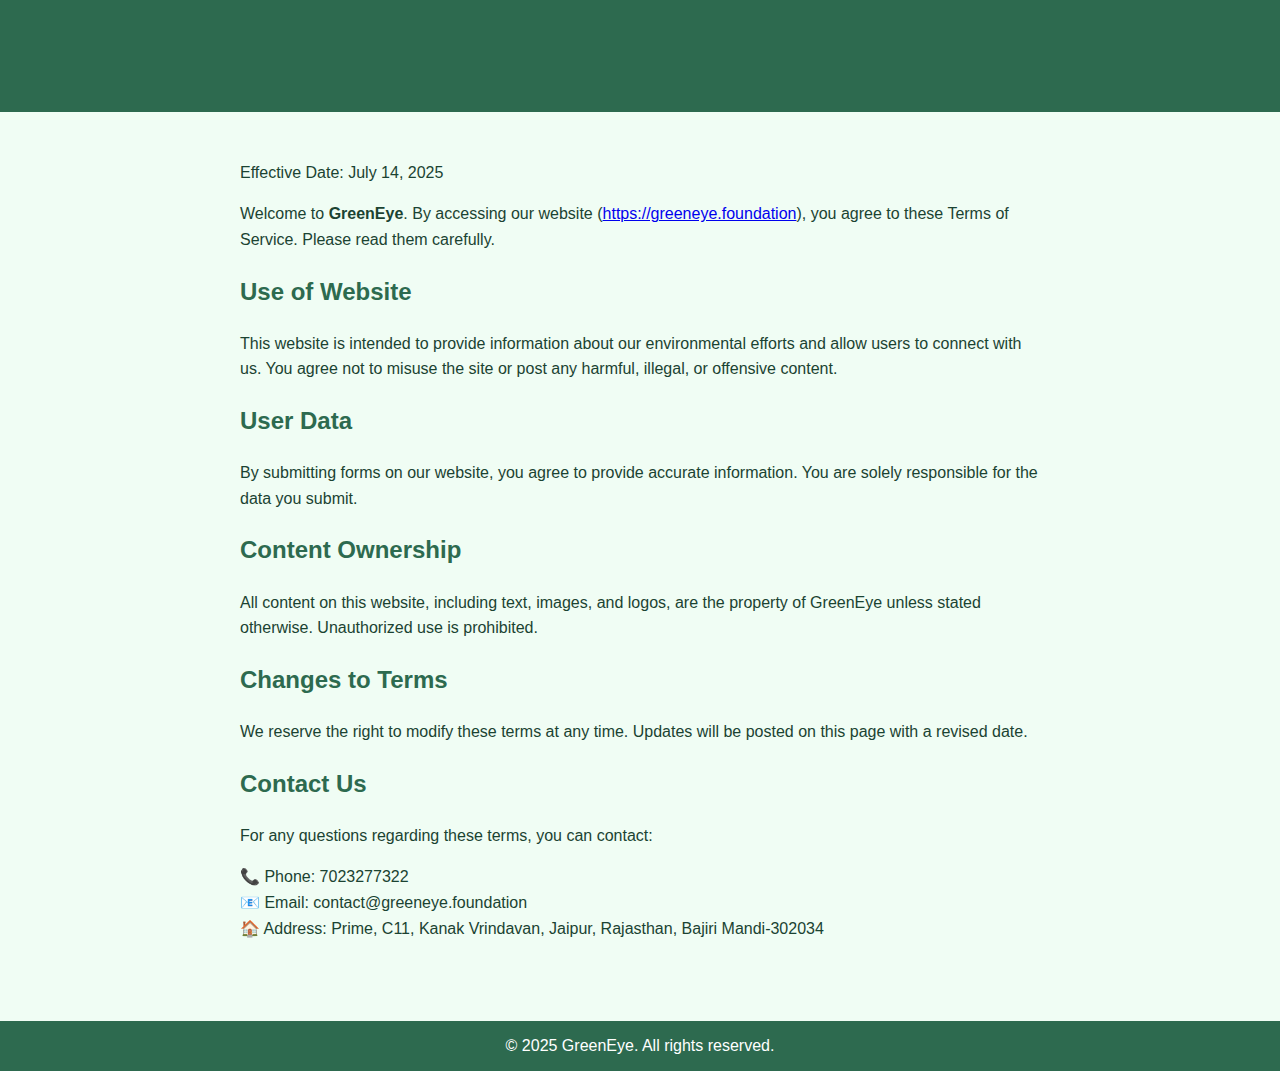
<file: legal/terms-of-service.html>
<!DOCTYPE html>
<html lang="en">
<head>
  <meta charset="UTF-8" />
  <meta name="viewport" content="width=device-width, initial-scale=1.0"/>
  <title>Terms of Service | GreenEye</title>
  <style>
    body {
      font-family: Arial, sans-serif;
      margin: 0; padding: 0;
      background-color: #f0fdf4;
      color: #1b4332;
    }
    header {
      background-color: #2d6a4f;
      color: white;
      padding: 1rem;
      text-align: center;
    }
    main {
      max-width: 800px;
      margin: auto;
      padding: 2rem;
      line-height: 1.6;
    }
    h1, h2 {
      color: #2d6a4f;
    }
    footer {
      background: #2d6a4f;
      color: white;
      text-align: center;
      padding: 1rem;
      margin-top: 2rem;
    }
  </style>
</head>
<body>
  <header>
    <h1>Terms of Service</h1>
  </header>
  <main>
    <p>Effective Date: July 14, 2025</p>

    <p>Welcome to <strong>GreenEye</strong>. By accessing our website (<a href="https://greeneye.foundation">https://greeneye.foundation</a>), you agree to these Terms of Service. Please read them carefully.</p>

    <h2>Use of Website</h2>
    <p>This website is intended to provide information about our environmental efforts and allow users to connect with us. You agree not to misuse the site or post any harmful, illegal, or offensive content.</p>

    <h2>User Data</h2>
    <p>By submitting forms on our website, you agree to provide accurate information. You are solely responsible for the data you submit.</p>

    <h2>Content Ownership</h2>
    <p>All content on this website, including text, images, and logos, are the property of GreenEye unless stated otherwise. Unauthorized use is prohibited.</p>

    <h2>Changes to Terms</h2>
    <p>We reserve the right to modify these terms at any time. Updates will be posted on this page with a revised date.</p>

    <h2>Contact Us</h2>
    <p>For any questions regarding these terms, you can contact:</p>
    <p>
      📞 Phone: 7023277322<br/>
      📧 Email: contact@greeneye.foundation<br/>
      🏠 Address: Prime, C11, Kanak Vrindavan, Jaipur, Rajasthan, Bajiri Mandi-302034
    </p>
  </main>
  <footer>
    &copy; 2025 GreenEye. All rights reserved.
  </footer>
</body>
</html>
</file>
<file: styles.css>
/* Reset and Base Styles */
* {
    margin: 0;
    padding: 0;
    box-sizing: border-box;
}

html {
    scroll-behavior: smooth;
}

body {
    font-family: 'Poppins', sans-serif;
    line-height: 1.6;
    color: #333;
    overflow-x: hidden;
}

/* CSS Variables for consistent theming */
:root {
    --primary-green: #2d5a27;
    --secondary-green: #4a7c59;
    --accent-green: #6b9b7a;
    --light-green: #a8d5ba;
    --very-light-green: #e8f5e8;
    --dark-green: #1a3c1a;
    --earth-brown: #8b4513;
    --warm-orange: #ff6b35;
    --white: #ffffff;
    --light-gray: #f8f9fa;
    --gray: #6c757d;
    --dark-gray: #343a40;
    --shadow: rgba(0, 0, 0, 0.1);
    --shadow-dark: rgba(0, 0, 0, 0.2);
    --transition: all 0.3s ease;
    --border-radius: 8px;
    --max-width: 1200px;
}

/* Container */
.container {
    max-width: var(--max-width);
    margin: 0 auto;
    padding: 0 20px;
}

/* Navigation */
.navbar {
    position: fixed;
    top: 0;
    width: 100%;
    background: #FFD700 !important;
    backdrop-filter: blur(10px);
    z-index: 1000;
    transition: var(--transition);
}

.navbar.scrolled {
    background: #FFD700 !important;
    box-shadow: 0 2px 20px var(--shadow);
}

/* Page Header for separate pages */
.page-header {
    background: linear-gradient(135deg, #FFD700 0%, #FFA500 25%, #32CD32 75%, #228B22 100%);
    padding: 120px 0 80px;
    text-align: center;
    color: #333;
}

.page-header h1 {
    font-size: 3rem;
    font-weight: 700;
    margin-bottom: 1rem;
    text-shadow: 2px 2px 4px rgba(255, 255, 255, 0.3);
}

.page-header p {
    font-size: 1.2rem;
    max-width: 600px;
    margin: 0 auto;
    line-height: 1.6;
}

/* Active nav link */
.nav-link.active {
    color: #1a3c1a !important;
    font-weight: 700;
}

.nav-link.active::after {
    width: 100%;
    background: #1a3c1a;
}

/* Page-specific sections */
.about-page, .programs-page, .impact-page, .volunteer-page, .donate-page, .contact-page {
    padding: 5rem 0;
}

.nav-container {
    max-width: var(--max-width);
    margin: 0 auto;
    padding: 0 20px;
    display: flex;
    justify-content: space-between;
    align-items: center;
    height: 70px;
}

.nav-logo {
    display: flex;
    align-items: center;
    color: #333 !important;
    font-size: 1.5rem;
    font-weight: 700;
}

.nav-logo i {
    font-size: 2rem;
    margin-right: 10px;
    color: #333 !important;
}

.nav-menu {
    display: flex;
    list-style: none;
    margin: 0;
    padding: 0;
}

.nav-menu li {
    margin-left: 2rem;
}

.nav-link {
    color: #333 !important;
    text-decoration: none;
    font-weight: 500;
    transition: var(--transition);
    position: relative;
}

.nav-link:hover {
    color: #555 !important;
}

.nav-link::after {
    content: '';
    position: absolute;
    bottom: -5px;
    left: 0;
    width: 0;
    height: 2px;
    background: var(--light-green);
    transition: var(--transition);
}

.nav-link:hover::after {
    width: 100%;
}

.hamburger {
    display: none;
    flex-direction: column;
    cursor: pointer;
}

.bar {
    width: 25px;
    height: 3px;
    background: #333;
    margin: 3px 0;
    transition: var(--transition);
}

/* Hero Section */
.hero {
    position: relative;
    height: 100vh;
    display: flex;
    align-items: center;
    justify-content: center;
    text-align: center;
    color: #333;
    overflow: hidden;
    background: linear-gradient(135deg, #FFD700 0%, #FFA500 25%, #32CD32 75%, #228B22 100%);
}

.hero-background {
    display: none;
}

.hero-img {
    display: none;
}

.hero-overlay {
    display: none;
}

.hero-content {
    z-index: 1;
    max-width: 800px;
    padding: 0 20px;
    animation: fadeInUp 1s ease-out;
    color: #333;
}

.hero-title-main {
    display: block;
    font-size: 4rem;
    font-weight: 800;
    margin-bottom: 0.5rem;
    color: #333;
    text-shadow: 2px 2px 4px rgba(255, 255, 255, 0.3);
}

.hero-title-sub {
    display: block;
    font-size: 3rem;
    font-weight: 600;
    color: #1a3c1a;
    margin-bottom: 1.5rem;
    text-shadow: 2px 2px 4px rgba(255, 255, 255, 0.3);
}

.hero-description {
    font-size: 1.2rem;
    margin-bottom: 2.5rem;
    color: #333;
    line-height: 1.8;
}

.hero-buttons {
    display: flex;
    gap: 1rem;
    justify-content: center;
    flex-wrap: wrap;
    margin-bottom: 3rem;
}

.hero-stats {
    position: absolute;
    bottom: 2rem;
    left: 50%;
    transform: translateX(-50%);
    display: flex;
    gap: 3rem;
    background: rgba(255, 255, 255, 0.9);
    backdrop-filter: blur(10px);
    padding: 1.5rem 2rem;
    border-radius: var(--border-radius);
    border: 1px solid rgba(51, 51, 51, 0.2);
}

.stat-item {
    text-align: center;
}

.stat-number {
    display: block;
    font-size: 2rem;
    font-weight: 700;
    color: #1a3c1a;
}

.stat-label {
    font-size: 0.9rem;
    color: #333;
    margin-top: 0.5rem;
}

/* Buttons */
.btn {
    display: inline-flex;
    align-items: center;
    padding: 1rem 2rem;
    border: none;
    border-radius: var(--border-radius);
    text-decoration: none;
    font-weight: 600;
    font-size: 1rem;
    cursor: pointer;
    transition: var(--transition);
    text-align: center;
    gap: 0.5rem;
}

.btn-primary {
    background: var(--warm-orange);
    color: var(--white);
}

.btn-primary:hover {
    background: #e55a2b;
    transform: translateY(-2px);
    box-shadow: 0 10px 20px rgba(255, 107, 53, 0.3);
}

.btn-secondary {
    background: transparent;
    color: #333;
    border: 2px solid #333;
}

.btn-secondary:hover {
    background: #333;
    color: var(--white);
    transform: translateY(-2px);
}

.btn-outline {
    background: transparent;
    color: var(--primary-green);
    border: 2px solid var(--primary-green);
}

.btn-outline:hover {
    background: var(--primary-green);
    color: var(--white);
    transform: translateY(-2px);
}

.btn-full {
    width: 100%;
    justify-content: center;
}

/* Section Styles */
section {
    padding: 5rem 0;
}

.section-header {
    text-align: center;
    margin-bottom: 4rem;
}

.section-title {
    font-size: 2.5rem;
    font-weight: 700;
    color: var(--primary-green);
    margin-bottom: 1rem;
}

.section-subtitle {
    font-size: 1.1rem;
    color: var(--gray);
    max-width: 600px;
    margin: 0 auto;
    line-height: 1.6;
}

/* About Section */
.about {
    background: var(--light-gray);
}

.about-content {
    display: grid;
    grid-template-columns: 1fr 1fr;
    gap: 4rem;
    align-items: center;
}

.about-text h3 {
    font-size: 1.5rem;
    color: var(--primary-green);
    margin-bottom: 1rem;
}

.about-text p {
    margin-bottom: 1.5rem;
    line-height: 1.8;
    color: var(--dark-gray);
}

.about-features {
    display: grid;
    grid-template-columns: repeat(auto-fit, minmax(200px, 1fr));
    gap: 1.5rem;
    margin-top: 2rem;
}

.feature {
    text-align: center;
    padding: 1.5rem;
    background: var(--white);
    border-radius: var(--border-radius);
    box-shadow: 0 5px 15px var(--shadow);
    transition: var(--transition);
}

.feature:hover {
    transform: translateY(-5px);
    box-shadow: 0 15px 30px var(--shadow-dark);
}

.feature i {
    font-size: 2.5rem;
    color: var(--primary-green);
    margin-bottom: 1rem;
}

.feature h4 {
    font-size: 1.2rem;
    color: var(--primary-green);
    margin-bottom: 0.5rem;
}

.about-img {
    width: 100%;
    height: 400px;
    object-fit: cover;
    border-radius: var(--border-radius);
    box-shadow: 0 10px 30px var(--shadow);
}

/* Programs Section */
.programs-grid {
    display: grid;
    grid-template-columns: repeat(auto-fit, minmax(350px, 1fr));
    gap: 2rem;
}

.program-card {
    background: var(--white);
    border-radius: var(--border-radius);
    overflow: hidden;
    box-shadow: 0 10px 30px var(--shadow);
    transition: var(--transition);
}

.program-card:hover {
    transform: translateY(-10px);
    box-shadow: 0 20px 40px var(--shadow-dark);
}

.program-image {
    height: 250px;
    overflow: hidden;
}

.program-image img {
    width: 100%;
    height: 100%;
    object-fit: cover;
    transition: var(--transition);
}

.program-card:hover .program-image img {
    transform: scale(1.1);
}

.program-content {
    padding: 2rem;
}

.program-content h3 {
    font-size: 1.5rem;
    color: var(--primary-green);
    margin-bottom: 1rem;
}

.program-content p {
    color: var(--gray);
    margin-bottom: 1.5rem;
    line-height: 1.6;
}

.program-features {
    list-style: none;
    margin-bottom: 2rem;
}

.program-features li {
    display: flex;
    align-items: center;
    margin-bottom: 0.5rem;
    color: var(--dark-gray);
}

.program-features i {
    color: var(--primary-green);
    margin-right: 0.5rem;
}

/* Impact Section */
.impact {
    background: var(--very-light-green);
}

.impact-grid {
    display: grid;
    grid-template-columns: repeat(auto-fit, minmax(250px, 1fr));
    gap: 2rem;
    margin-bottom: 4rem;
}

.impact-card {
    background: var(--white);
    padding: 2.5rem 1.5rem;
    border-radius: var(--border-radius);
    text-align: center;
    box-shadow: 0 10px 30px var(--shadow);
    transition: var(--transition);
}

.impact-card:hover {
    transform: translateY(-10px);
    box-shadow: 0 20px 40px var(--shadow-dark);
}

.impact-icon {
    margin-bottom: 1rem;
}

.impact-icon i {
    font-size: 3rem;
    color: var(--primary-green);
}

.impact-number {
    font-size: 3rem;
    font-weight: 700;
    color: var(--primary-green);
    margin-bottom: 0.5rem;
}

.impact-label {
    font-size: 1.2rem;
    font-weight: 600;
    color: var(--dark-gray);
    margin-bottom: 0.5rem;
}

.impact-description {
    color: var(--gray);
    font-size: 0.9rem;
}

.impact-visual {
    display: grid;
    grid-template-columns: 1fr 1fr;
    gap: 4rem;
    align-items: center;
    margin-top: 4rem;
}

.impact-visual .impact-image img {
    width: 100%;
    height: 400px;
    object-fit: cover;
    border-radius: var(--border-radius);
    box-shadow: 0 10px 30px var(--shadow);
}

.impact-content h3 {
    font-size: 2rem;
    color: var(--primary-green);
    margin-bottom: 1.5rem;
}

.impact-content p {
    color: var(--dark-gray);
    margin-bottom: 2rem;
    line-height: 1.8;
}

.impact-list {
    list-style: none;
}

.impact-list li {
    display: flex;
    align-items: center;
    margin-bottom: 1rem;
    color: var(--dark-gray);
}

.impact-list i {
    color: var(--primary-green);
    margin-right: 1rem;
    font-size: 1.2rem;
}

/* Volunteer Section */
.volunteer {
    background: var(--light-gray);
}

.volunteer-content {
    display: grid;
    grid-template-columns: 1fr 1fr;
    gap: 4rem;
    align-items: center;
}

.volunteer-image img {
    width: 100%;
    height: 500px;
    object-fit: cover;
    border-radius: var(--border-radius);
    box-shadow: 0 10px 30px var(--shadow);
}

.volunteer-form-container {
    background: var(--white);
    padding: 3rem;
    border-radius: var(--border-radius);
    box-shadow: 0 10px 30px var(--shadow);
}

.volunteer-form-container h3 {
    font-size: 2rem;
    color: var(--primary-green);
    margin-bottom: 2rem;
    text-align: center;
}

/* Form Styles */
.form-group {
    position: relative;
    margin-bottom: 1.5rem;
}

.form-group input,
.form-group select,
.form-group textarea {
    width: 100%;
    padding: 1rem 1rem 1rem 3rem;
    border: 2px solid #e9ecef;
    border-radius: var(--border-radius);
    font-size: 1rem;
    transition: var(--transition);
    background: var(--white);
}

.form-group input:focus,
.form-group select:focus,
.form-group textarea:focus {
    outline: none;
    border-color: var(--primary-green);
    box-shadow: 0 0 0 3px rgba(45, 90, 39, 0.1);
}

.form-group i {
    position: absolute;
    left: 1rem;
    top: 50%;
    transform: translateY(-50%);
    color: var(--gray);
    font-size: 1.1rem;
}

.form-group textarea {
    resize: vertical;
    min-height: 120px;
    padding-top: 1rem;
}

.form-group textarea + i {
    top: 1rem;
    transform: none;
}

.form-row {
    display: grid;
    grid-template-columns: 1fr 1fr;
    gap: 1rem;
}

/* Donation Section */
.donate {
    background: var(--primary-green);
    color: var(--white);
}

.donate .section-title,
.donate .section-subtitle {
    color: var(--white);
}

.donation-content {
    display: grid;
    grid-template-columns: 1fr 1fr;
    gap: 4rem;
    align-items: start;
}

.donation-info h3 {
    font-size: 2rem;
    margin-bottom: 2rem;
    color: var(--light-green);
}

.donation-breakdown {
    background: rgba(255, 255, 255, 0.1);
    padding: 2rem;
    border-radius: var(--border-radius);
    backdrop-filter: blur(10px);
}

.breakdown-item {
    display: flex;
    align-items: center;
    margin-bottom: 1.5rem;
    padding-bottom: 1.5rem;
    border-bottom: 1px solid rgba(255, 255, 255, 0.2);
}

.breakdown-item:last-child {
    margin-bottom: 0;
    padding-bottom: 0;
    border-bottom: none;
}

.amount {
    font-size: 1.5rem;
    font-weight: 700;
    color: var(--warm-orange);
    margin-right: 1.5rem;
    min-width: 80px;
}

.description {
    color: var(--white);
    line-height: 1.5;
}

.donation-form-container {
    background: var(--white);
    padding: 3rem;
    border-radius: var(--border-radius);
    box-shadow: 0 10px 30px rgba(0, 0, 0, 0.3);
}

.donation-form-container h3 {
    font-size: 2rem;
    color: var(--primary-green);
    margin-bottom: 2rem;
    text-align: center;
}

.donation-amounts {
    display: grid;
    grid-template-columns: repeat(2, 1fr);
    gap: 1rem;
    margin-bottom: 2rem;
}

.amount-btn {
    padding: 1rem;
    border: 2px solid var(--primary-green);
    background: transparent;
    color: var(--primary-green);
    border-radius: var(--border-radius);
    font-weight: 600;
    cursor: pointer;
    transition: var(--transition);
}

.amount-btn:hover,
.amount-btn.active {
    background: var(--primary-green);
    color: var(--white);
}

.donation-note {
    text-align: center;
    color: var(--gray);
    font-size: 0.9rem;
    margin-top: 1rem;
}

.donation-note i {
    color: var(--primary-green);
    margin-right: 0.5rem;
}

/* Contact Section */
.contact {
    background: var(--light-gray);
}

.contact-content {
    display: grid;
    grid-template-columns: 1fr 1fr;
    gap: 4rem;
}

.contact-item {
    display: flex;
    align-items: flex-start;
    margin-bottom: 2rem;
    padding: 1.5rem;
    background: var(--white);
    border-radius: var(--border-radius);
    box-shadow: 0 5px 15px var(--shadow);
    transition: var(--transition);
}

.contact-item:hover {
    transform: translateY(-5px);
    box-shadow: 0 15px 30px var(--shadow-dark);
}

.contact-icon {
    background: var(--primary-green);
    color: var(--white);
    width: 60px;
    height: 60px;
    border-radius: 50%;
    display: flex;
    align-items: center;
    justify-content: center;
    margin-right: 1.5rem;
    flex-shrink: 0;
}

.contact-icon i {
    font-size: 1.5rem;
}

.contact-details h4 {
    color: var(--primary-green);
    margin-bottom: 0.5rem;
    font-size: 1.2rem;
}

.contact-details p {
    color: var(--gray);
    line-height: 1.6;
}

.social-links {
    margin-top: 2rem;
}

.social-links h4 {
    color: var(--primary-green);
    margin-bottom: 1rem;
}

.social-icons {
    display: flex;
    gap: 1rem;
}

.social-icon {
    display: flex;
    align-items: center;
    justify-content: center;
    width: 50px;
    height: 50px;
    background: var(--primary-green);
    color: var(--white);
    border-radius: 50%;
    text-decoration: none;
    transition: var(--transition);
}

.social-icon:hover {
    background: var(--warm-orange);
    transform: translateY(-3px);
}

.contact-form-container {
    background: var(--white);
    padding: 3rem;
    border-radius: var(--border-radius);
    box-shadow: 0 10px 30px var(--shadow);
    height: fit-content;
}

.contact-form-container h3 {
    font-size: 2rem;
    color: var(--primary-green);
    margin-bottom: 2rem;
    text-align: center;
}

/* Footer */
.footer {
    background: var(--dark-green);
    color: var(--white);
    padding: 3rem 0 0;
}

.footer-content {
    display: grid;
    grid-template-columns: repeat(auto-fit, minmax(250px, 1fr));
    gap: 3rem;
    margin-bottom: 2rem;
}

.footer-section h4 {
    color: var(--light-green);
    margin-bottom: 1rem;
    font-size: 1.2rem;
}

.footer-logo {
    display: flex;
    align-items: center;
    margin-bottom: 1rem;
    font-size: 1.5rem;
    font-weight: 700;
}

.footer-logo i {
    font-size: 2rem;
    margin-right: 10px;
    color: var(--light-green);
}

.footer-section p {
    line-height: 1.8;
    margin-bottom: 1.5rem;
    opacity: 0.9;
}

.footer-social {
    display: flex;
    gap: 1rem;
}

.footer-links {
    list-style: none;
}

.footer-links li {
    margin-bottom: 0.5rem;
}

.footer-links a {
    color: var(--white);
    text-decoration: none;
    opacity: 0.8;
    transition: var(--transition);
}

.footer-links a:hover {
    opacity: 1;
    color: var(--light-green);
}

.footer-contact p {
    display: flex;
    align-items: center;
    margin-bottom: 1rem;
    opacity: 0.9;
}

.footer-contact i {
    margin-right: 1rem;
    color: var(--light-green);
    width: 20px;
}

.footer-bottom {
    border-top: 1px solid rgba(255, 255, 255, 0.1);
    padding: 2rem 0;
}

.footer-bottom-content {
    display: flex;
    justify-content: space-between;
    align-items: center;
    flex-wrap: wrap;
}

.footer-bottom-links {
    display: flex;
    gap: 2rem;
}

.footer-bottom-links a {
    color: var(--white);
    text-decoration: none;
    opacity: 0.8;
    transition: var(--transition);
}

.footer-bottom-links a:hover {
    opacity: 1;
    color: var(--light-green);
}

/* Back to Top Button */
.back-to-top {
    position: fixed;
    bottom: 2rem;
    right: 2rem;
    width: 50px;
    height: 50px;
    background: var(--primary-green);
    color: var(--white);
    border: none;
    border-radius: 50%;
    cursor: pointer;
    opacity: 0;
    visibility: hidden;
    transition: var(--transition);
    z-index: 999;
}

.back-to-top.visible {
    opacity: 1;
    visibility: visible;
}

.back-to-top:hover {
    background: var(--warm-orange);
    transform: translateY(-3px);
}

/* Animations */
@keyframes fadeInUp {
    from {
        opacity: 0;
        transform: translateY(30px);
    }
    to {
        opacity: 1;
        transform: translateY(0);
    }
}

@keyframes slideInLeft {
    from {
        opacity: 0;
        transform: translateX(-30px);
    }
    to {
        opacity: 1;
        transform: translateX(0);
    }
}

@keyframes slideInRight {
    from {
        opacity: 0;
        transform: translateX(30px);
    }
    to {
        opacity: 1;
        transform: translateX(0);
    }
}

/* Responsive Design */
@media (max-width: 1024px) {
    .hero-title-main {
        font-size: 3rem;
    }
    
    .hero-title-sub {
        font-size: 2.5rem;
    }
    
    .about-content,
    .volunteer-content,
    .donation-content,
    .contact-content,
    .impact-visual {
        grid-template-columns: 1fr;
        gap: 2rem;
    }
    
    .hero-stats {
        gap: 2rem;
        padding: 1rem 1.5rem;
    }
    
    .stat-number {
        font-size: 1.5rem;
    }
}

@media (max-width: 768px) {
    .hamburger {
        display: flex;
    }
    
    .nav-menu {
        position: fixed;
        left: -100%;
        top: 70px;
        flex-direction: column;
        background-color: var(--primary-green);
        width: 100%;
        text-align: center;
        transition: 0.3s;
        box-shadow: 0 10px 27px rgba(0, 0, 0, 0.05);
        padding: 2rem 0;
    }
    
    .nav-menu.active {
        left: 0;
    }
    
    .nav-menu li {
        margin: 1rem 0;
    }
    
    .hamburger.active .bar:nth-child(2) {
        opacity: 0;
    }
    
    .hamburger.active .bar:nth-child(1) {
        transform: translateY(8px) rotate(45deg);
    }
    
    .hamburger.active .bar:nth-child(3) {
        transform: translateY(-8px) rotate(-45deg);
    }
    
    .hero-title-main {
        font-size: 2.5rem;
    }
    
    .hero-title-sub {
        font-size: 2rem;
    }
    
    .hero-description {
        font-size: 1rem;
    }
    
    .hero-buttons {
        flex-direction: column;
        align-items: center;
    }
    
    .hero-stats {
        flex-direction: column;
        gap: 1rem;
        padding: 1rem;
    }
    
    .programs-grid {
        grid-template-columns: 1fr;
    }
    
    .impact-grid {
        grid-template-columns: repeat(2, 1fr);
    }
    
    .donation-amounts {
        grid-template-columns: 1fr;
    }
    
    .form-row {
        grid-template-columns: 1fr;
    }
    
    .footer-bottom-content {
        flex-direction: column;
        gap: 1rem;
        text-align: center;
    }
    
    .footer-bottom-links {
        flex-direction: column;
        gap: 1rem;
    }
}

@media (max-width: 480px) {
    .container {
        padding: 0 15px;
    }
    
    section {
        padding: 3rem 0;
    }
    
    .section-title {
        font-size: 2rem;
    }
    
    .hero-title-main {
        font-size: 2rem;
    }
    
    .hero-title-sub {
        font-size: 1.5rem;
    }
    
    .impact-grid {
        grid-template-columns: 1fr;
    }
    
    .volunteer-form-container,
    .donation-form-container,
    .contact-form-container {
        padding: 2rem;
    }
    
    .btn {
        padding: 0.8rem 1.5rem;
        font-size: 0.9rem;
    }
}

/* Print Styles */
@media print {
    .navbar,
    .back-to-top,
    .hero-buttons,
    .btn {
        display: none;
    }
    
    .hero {
        height: auto;
        padding: 2rem 0;
    }
    
    .hero-overlay {
        background: rgba(45, 90, 39, 0.2);
    }
    
    section {
        padding: 2rem 0;
        break-inside: avoid;
    }
    
    .section-title {
        color: #000;
    }
}

/* Accessibility Improvements */
@media (prefers-reduced-motion: reduce) {
    * {
        animation-duration: 0.01ms !important;
        animation-iteration-count: 1 !important;
        transition-duration: 0.01ms !important;
    }
    
    html {
        scroll-behavior: auto;
    }
}

/* High contrast mode */
@media (prefers-contrast: high) {
    :root {
        --primary-green: #000;
        --secondary-green: #333;
        --gray: #666;
        --shadow: rgba(0, 0, 0, 0.5);
    }
}

/* Focus styles for accessibility */
button:focus,
input:focus,
select:focus,
textarea:focus,
a:focus {
    outline: 3px solid var(--warm-orange);
    outline-offset: 2px;
}

/* Loading states */
.loading {
    opacity: 0.6;
    pointer-events: none;
}

.loading::after {
    content: '';
    position: absolute;
    top: 50%;
    left: 50%;
    width: 20px;
    height: 20px;
    margin: -10px 0 0 -10px;
    border: 2px solid var(--primary-green);
    border-top-color: transparent;
    border-radius: 50%;
    animation: spin 1s linear infinite;
}

@keyframes spin {
    to {
        transform: rotate(360deg);
    }
}
</file>
<file: auth-styles.css>
/* Reset and Base Styles */
* {
    margin: 0;
    padding: 0;
    box-sizing: border-box;
}

html {
    scroll-behavior: smooth;
}

body {
    font-family: 'Poppins', sans-serif;
    line-height: 1.6;
    color: #333;
    background: linear-gradient(135deg, #FFD700 0%, #FFA500 25%, #32CD32 75%, #228B22 100%);
    min-height: 100vh;
}

/* CSS Variables */
:root {
    --primary-green: #2d5a27;
    --secondary-green: #4a7c59;
    --accent-green: #6b9b7a;
    --light-green: #a8d5ba;
    --very-light-green: #e8f5e8;
    --dark-green: #1a3c1a;
    --earth-brown: #8b4513;
    --warm-orange: #ff6b35;
    --whatsapp-green: #25D366;
    --white: #ffffff;
    --light-gray: #f8f9fa;
    --gray: #6c757d;
    --dark-gray: #343a40;
    --shadow: rgba(0, 0, 0, 0.1);
    --shadow-dark: rgba(0, 0, 0, 0.2);
    --transition: all 0.3s ease;
    --border-radius: 8px;
    --max-width: 1200px;
}

/* Navigation */
.navbar {
    position: fixed;
    top: 0;
    width: 100%;
    background: #FFD700;
    z-index: 1000;
    padding: 1rem 0;
    box-shadow: 0 2px 20px var(--shadow);
}

.nav-container {
    max-width: var(--max-width);
    margin: 0 auto;
    padding: 0 20px;
    display: flex;
    justify-content: space-between;
    align-items: center;
}

.nav-logo {
    display: flex;
    align-items: center;
    color: #333;
    font-size: 1.5rem;
    font-weight: 700;
}

.nav-logo i {
    font-size: 2rem;
    margin-right: 10px;
    color: var(--primary-green);
}

.nav-actions .nav-link {
    color: #333;
    text-decoration: none;
    font-weight: 500;
    display: flex;
    align-items: center;
    gap: 0.5rem;
    padding: 0.5rem 1rem;
    border-radius: var(--border-radius);
    transition: var(--transition);
}

.nav-actions .nav-link:hover {
    background: rgba(51, 51, 51, 0.1);
}

/* Main Container */
.auth-container {
    padding-top: 100px;
    min-height: 100vh;
    display: flex;
    flex-direction: column;
    align-items: center;
    padding-bottom: 2rem;
}

.auth-wrapper {
    width: 100%;
    max-width: 900px;
    margin: 0 auto;
    padding: 0 20px;
}

/* Auth Sections */
.auth-section {
    display: flex;
    justify-content: center;
    margin-bottom: 3rem;
}

.auth-card {
    background: var(--white);
    padding: 3rem;
    border-radius: 15px;
    box-shadow: 0 20px 60px rgba(0, 0, 0, 0.1);
    width: 100%;
    max-width: 800px;
    backdrop-filter: blur(10px);
}

.auth-header {
    text-align: center;
    margin-bottom: 2rem;
}

.auth-header h2 {
    font-size: 2rem;
    color: var(--primary-green);
    margin-bottom: 0.5rem;
    font-weight: 700;
}

.auth-header p {
    color: var(--gray);
    font-size: 1.1rem;
}

/* WhatsApp Section */
.whatsapp-section {
    margin-bottom: 2rem;
}

.qr-container {
    display: grid;
    grid-template-columns: 1fr 1fr;
    gap: 3rem;
    align-items: center;
    background: var(--very-light-green);
    padding: 2rem;
    border-radius: var(--border-radius);
    border: 2px solid var(--whatsapp-green);
}

.qr-code {
    text-align: center;
    position: relative;
}

.qr-image {
    width: 200px;
    height: 200px;
    border-radius: var(--border-radius);
    box-shadow: 0 10px 30px var(--shadow);
    border: 3px solid var(--whatsapp-green);
}

.qr-fallback {
    width: 200px;
    height: 200px;
    display: flex;
    flex-direction: column;
    align-items: center;
    justify-content: center;
    background: var(--whatsapp-green);
    color: var(--white);
    border-radius: var(--border-radius);
    margin: 0 auto;
}

.qr-fallback i {
    font-size: 4rem;
    margin-bottom: 1rem;
}

.qr-instructions h3 {
    color: var(--whatsapp-green);
    margin-bottom: 1rem;
    display: flex;
    align-items: center;
    gap: 0.5rem;
    font-size: 1.3rem;
}

.qr-instructions h3 i {
    font-size: 1.5rem;
}

.qr-instructions ol {
    margin-bottom: 1.5rem;
    padding-left: 1.5rem;
}

.qr-instructions li {
    margin-bottom: 0.5rem;
    color: var(--dark-gray);
}

.whatsapp-benefits {
    display: flex;
    flex-direction: column;
    gap: 0.8rem;
}

.benefit {
    display: flex;
    align-items: center;
    gap: 0.8rem;
    color: var(--primary-green);
    font-weight: 500;
}

.benefit i {
    color: var(--whatsapp-green);
    font-size: 1.1rem;
}

/* Divider */
.divider {
    text-align: center;
    margin: 2rem 0;
    position: relative;
}

.divider::before {
    content: '';
    position: absolute;
    top: 50%;
    left: 0;
    right: 0;
    height: 1px;
    background: #e9ecef;
}

.divider span {
    background: var(--white);
    padding: 0 1rem;
    color: var(--gray);
    font-weight: 500;
    position: relative;
    z-index: 1;
}

/* Form Styles */
.auth-form h3 {
    color: var(--primary-green);
    margin-bottom: 1.5rem;
    font-size: 1.3rem;
}

.form-row {
    display: grid;
    grid-template-columns: 1fr 1fr;
    gap: 1rem;
}

.form-group {
    position: relative;
    margin-bottom: 1.5rem;
}

.form-group input {
    width: 100%;
    padding: 1rem 1rem 1rem 3rem;
    border: 2px solid #e9ecef;
    border-radius: var(--border-radius);
    font-size: 1rem;
    transition: var(--transition);
    background: var(--white);
}

.form-group input:focus {
    outline: none;
    border-color: var(--primary-green);
    box-shadow: 0 0 0 3px rgba(45, 90, 39, 0.1);
}

.form-group i {
    position: absolute;
    left: 1rem;
    top: 50%;
    transform: translateY(-50%);
    color: var(--gray);
    font-size: 1.1rem;
}

.password-toggle {
    position: absolute;
    right: 1rem;
    top: 50%;
    transform: translateY(-50%);
    background: none;
    border: none;
    color: var(--gray);
    cursor: pointer;
    font-size: 1rem;
    padding: 0.5rem;
    border-radius: 3px;
    transition: var(--transition);
}

.password-toggle:hover {
    color: var(--primary-green);
    background: rgba(45, 90, 39, 0.1);
}

/* Checkbox Styles */
.checkbox-group {
    margin-bottom: 1.5rem;
}

.checkbox-label {
    display: flex;
    align-items: flex-start;
    gap: 0.8rem;
    cursor: pointer;
    line-height: 1.5;
    color: var(--dark-gray);
}

.checkbox-label input[type="checkbox"] {
    display: none;
}

.checkmark {
    width: 20px;
    height: 20px;
    border: 2px solid #e9ecef;
    border-radius: 4px;
    position: relative;
    flex-shrink: 0;
    transition: var(--transition);
    margin-top: 2px;
}

.checkbox-label input[type="checkbox"]:checked + .checkmark {
    background: var(--primary-green);
    border-color: var(--primary-green);
}

.checkbox-label input[type="checkbox"]:checked + .checkmark::after {
    content: '\f00c';
    font-family: 'Font Awesome 6 Free';
    font-weight: 900;
    color: var(--white);
    position: absolute;
    top: 50%;
    left: 50%;
    transform: translate(-50%, -50%);
    font-size: 12px;
}

.form-options {
    display: flex;
    justify-content: space-between;
    align-items: center;
    margin-bottom: 2rem;
}

/* Buttons */
.btn {
    display: inline-flex;
    align-items: center;
    justify-content: center;
    padding: 1rem 2rem;
    border: none;
    border-radius: var(--border-radius);
    text-decoration: none;
    font-weight: 600;
    font-size: 1rem;
    cursor: pointer;
    transition: var(--transition);
    text-align: center;
    gap: 0.5rem;
}

.btn-primary {
    background: var(--warm-orange);
    color: var(--white);
}

.btn-primary:hover {
    background: #e55a2b;
    transform: translateY(-2px);
    box-shadow: 0 10px 20px rgba(255, 107, 53, 0.3);
}

.btn-full {
    width: 100%;
}

/* Social Login */
.social-login {
    display: flex;
    flex-direction: column;
    gap: 1rem;
}

.social-btn {
    display: flex;
    align-items: center;
    justify-content: center;
    gap: 0.8rem;
    padding: 1rem;
    border: 2px solid;
    border-radius: var(--border-radius);
    font-weight: 600;
    font-size: 1rem;
    cursor: pointer;
    transition: var(--transition);
    background: var(--white);
}

.whatsapp-btn {
    border-color: var(--whatsapp-green);
    color: var(--whatsapp-green);
}

.whatsapp-btn:hover {
    background: var(--whatsapp-green);
    color: var(--white);
    transform: translateY(-2px);
}

.google-btn {
    border-color: #db4437;
    color: #db4437;
}

.google-btn:hover {
    background: #db4437;
    color: var(--white);
    transform: translateY(-2px);
}

/* Links */
.link {
    color: var(--primary-green);
    text-decoration: none;
    font-weight: 500;
    transition: var(--transition);
}

.link:hover {
    color: var(--dark-green);
    text-decoration: underline;
}

.link-btn {
    background: none;
    border: none;
    color: var(--primary-green);
    font-weight: 600;
    cursor: pointer;
    text-decoration: underline;
    transition: var(--transition);
}

.link-btn:hover {
    color: var(--dark-green);
}

.auth-switch {
    text-align: center;
    margin-top: 2rem;
    color: var(--gray);
}

/* Features Section */
.features-section {
    display: grid;
    grid-template-columns: repeat(auto-fit, minmax(250px, 1fr));
    gap: 2rem;
    margin-top: 3rem;
    max-width: 900px;
    width: 100%;
}

.feature-item {
    background: rgba(255, 255, 255, 0.9);
    padding: 2rem;
    border-radius: var(--border-radius);
    text-align: center;
    backdrop-filter: blur(10px);
    box-shadow: 0 10px 30px rgba(0, 0, 0, 0.1);
    transition: var(--transition);
}

.feature-item:hover {
    transform: translateY(-5px);
    box-shadow: 0 20px 40px rgba(0, 0, 0, 0.15);
}

.feature-item i {
    font-size: 2.5rem;
    color: var(--primary-green);
    margin-bottom: 1rem;
}

.feature-item h4 {
    color: var(--primary-green);
    margin-bottom: 0.5rem;
    font-size: 1.2rem;
}

.feature-item p {
    color: var(--gray);
    line-height: 1.6;
}

/* Notification */
.notification {
    position: fixed;
    top: 100px;
    right: 20px;
    max-width: 400px;
    padding: 1rem 1.5rem;
    border-radius: var(--border-radius);
    box-shadow: 0 10px 30px rgba(0, 0, 0, 0.2);
    z-index: 10000;
    color: var(--white);
    font-weight: 500;
    display: flex;
    align-items: center;
    gap: 0.8rem;
}

.notification.success {
    background: #28a745;
}

.notification.error {
    background: #dc3545;
}

.notification.info {
    background: #17a2b8;
}

/* Responsive Design */
@media (max-width: 768px) {
    .auth-card {
        padding: 2rem;
        margin: 0 10px;
    }
    
    .qr-container {
        grid-template-columns: 1fr;
        gap: 2rem;
        text-align: center;
    }
    
    .form-row {
        grid-template-columns: 1fr;
    }
    
    .form-options {
        flex-direction: column;
        gap: 1rem;
        align-items: stretch;
    }
    
    .features-section {
        grid-template-columns: 1fr;
        margin-top: 2rem;
    }
    
    .auth-header h2 {
        font-size: 1.5rem;
    }
    
    .qr-image {
        width: 150px;
        height: 150px;
    }
    
    .qr-fallback {
        width: 150px;
        height: 150px;
    }
}

@media (max-width: 480px) {
    .auth-container {
        padding-top: 80px;
    }
    
    .auth-card {
        padding: 1.5rem;
    }
    
    .navbar {
        padding: 0.5rem 0;
    }
    
    .nav-logo {
        font-size: 1.2rem;
    }
    
    .nav-logo i {
        font-size: 1.5rem;
    }
}

/* Animation */
@keyframes fadeIn {
    from {
        opacity: 0;
        transform: translateY(20px);
    }
    to {
        opacity: 1;
        transform: translateY(0);
    }
}

.auth-card {
    animation: fadeIn 0.6s ease-out;
}

/* Form Validation */
.form-group input.valid {
    border-color: #28a745;
}

.form-group input.invalid {
    border-color: #dc3545;
}

.form-group input.valid + i {
    color: #28a745;
}

.form-group input.invalid + i {
    color: #dc3545;
}
</file>
